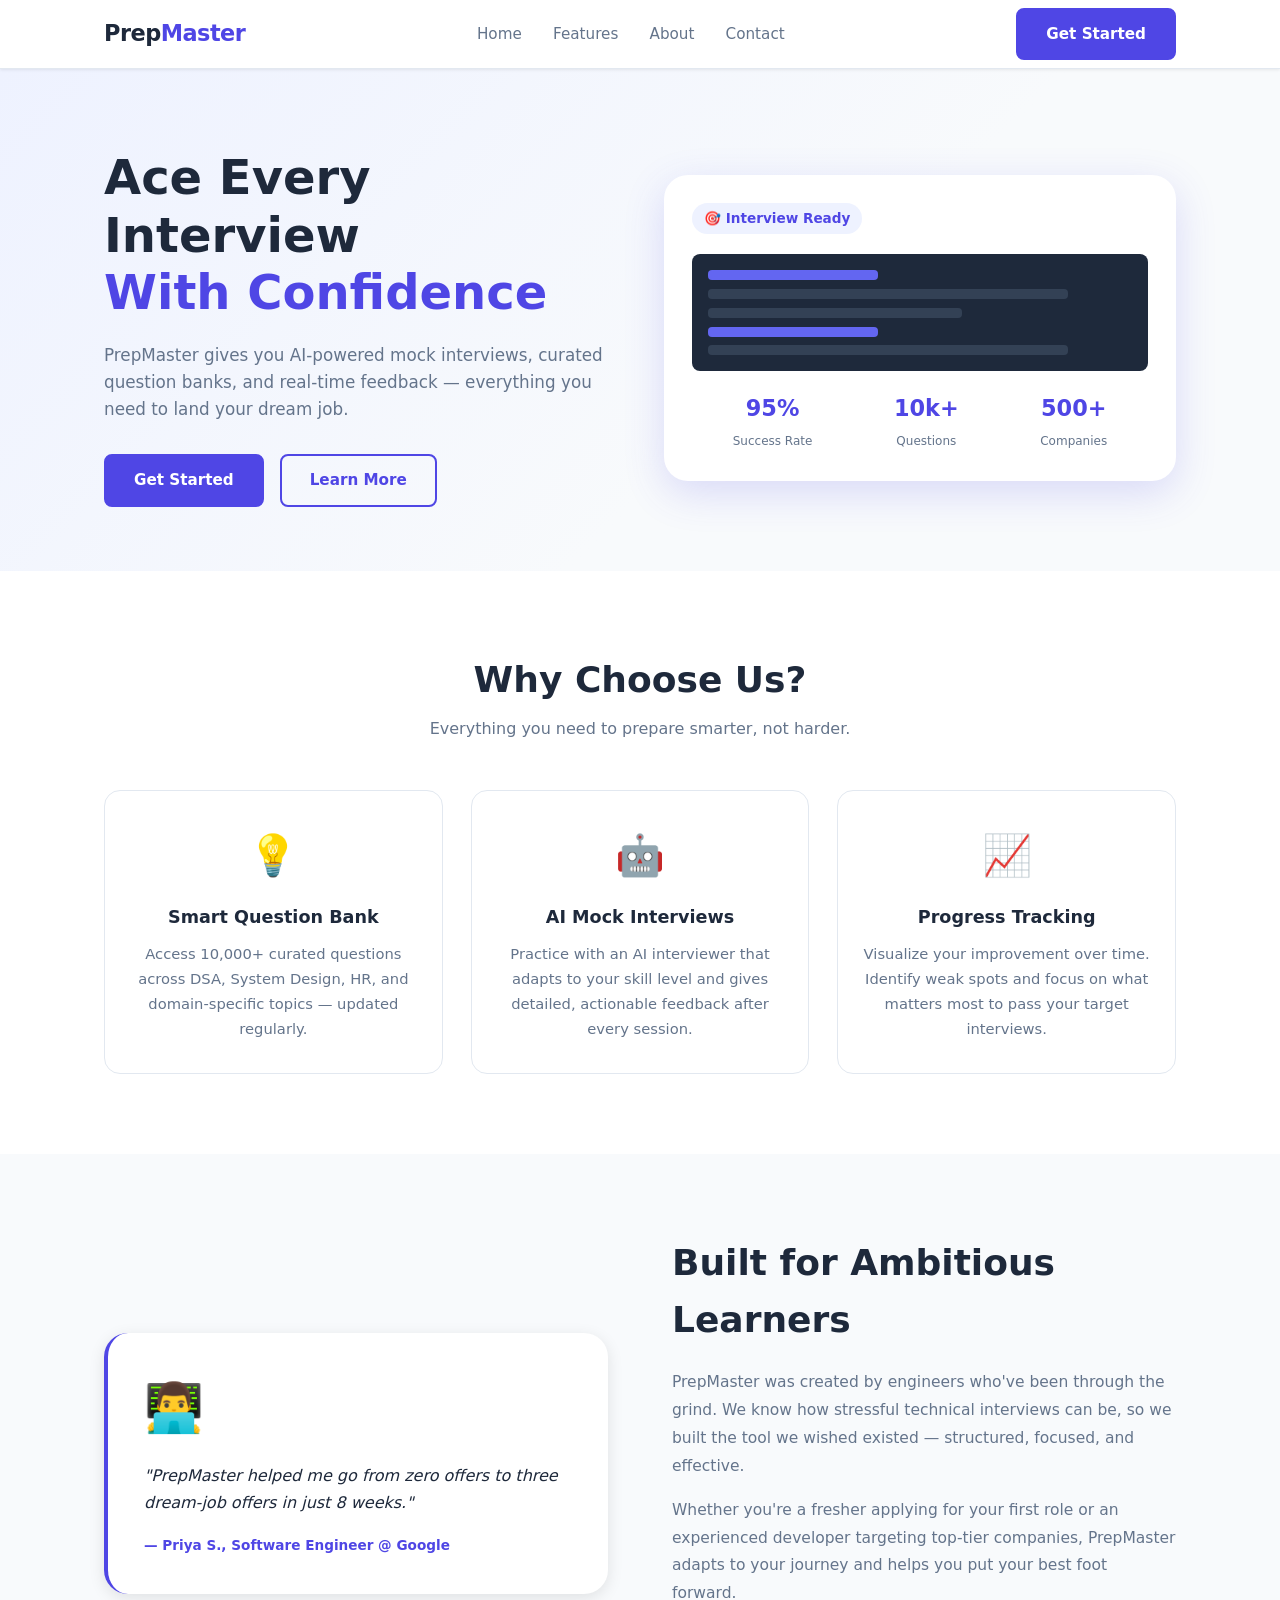
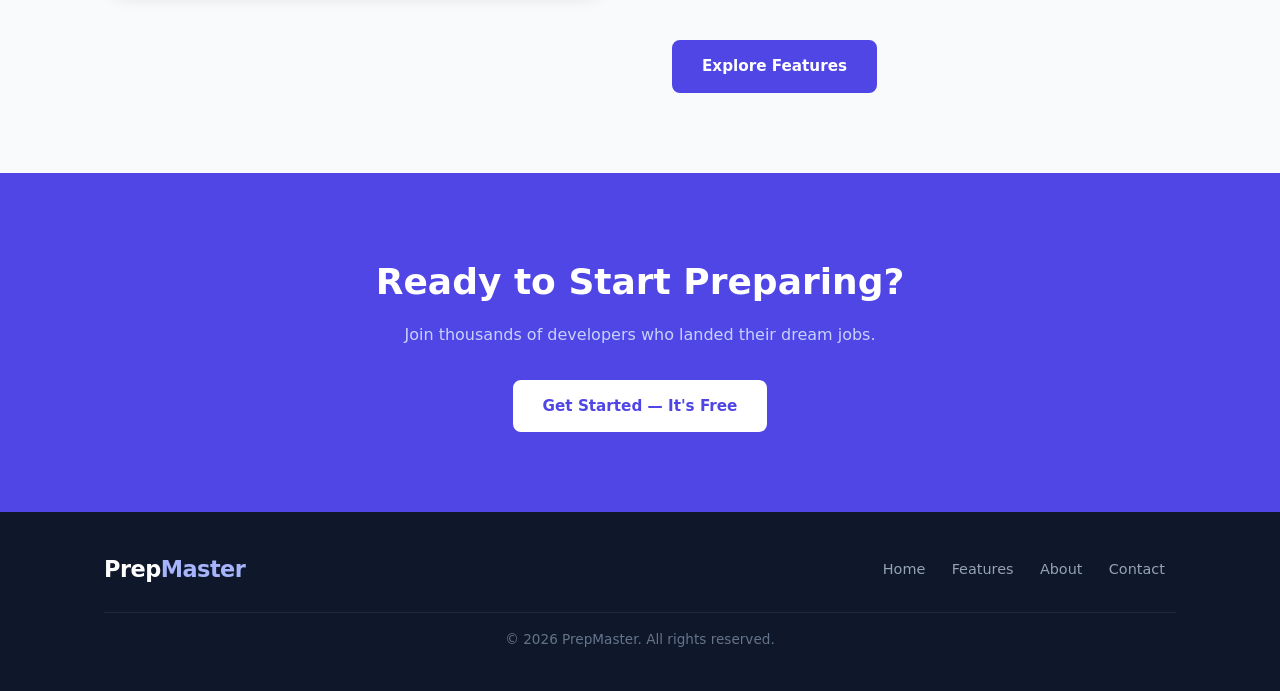
<file: Week 1/landing-page/index.html>
<!DOCTYPE html>
<html lang="en">
<head>
  <meta charset="UTF-8" />
  <meta name="viewport" content="width=device-width, initial-scale=1.0" />
  <title>PrepMaster – Ace Every Interview</title>
  <link rel="stylesheet" href="style.css" />
</head>
<body>

  <!-- ===== HEADER ===== -->
  <header class="header">
    <div class="container header__inner">

      <!-- Logo -->
      <a href="#home" class="logo">Prep<span>Master</span></a>

      <!-- Desktop nav -->
      <nav class="nav" id="nav">
        <ul class="nav__list">
          <li><a class="nav__link" href="#home">Home</a></li>
          <li><a class="nav__link" href="#features">Features</a></li>
          <li><a class="nav__link" href="#about">About</a></li>
          <li><a class="nav__link" href="#contact">Contact</a></li>
        </ul>
      </nav>

      <!-- CTA button (desktop) -->
      <a href="#home" class="btn btn--primary nav__cta">Get Started</a>

      <!-- Hamburger button (mobile) -->
      <button class="hamburger" id="hamburger" aria-label="Toggle navigation" aria-expanded="false">
        <span class="hamburger__bar"></span>
        <span class="hamburger__bar"></span>
        <span class="hamburger__bar"></span>
      </button>

    </div>

    <!-- Mobile nav (hidden by default) -->
    <div class="mobile-nav" id="mobileNav">
      <ul class="mobile-nav__list">
        <li><a class="mobile-nav__link" href="#home">Home</a></li>
        <li><a class="mobile-nav__link" href="#features">Features</a></li>
        <li><a class="mobile-nav__link" href="#about">About</a></li>
        <li><a class="mobile-nav__link" href="#contact">Contact</a></li>
        <li><a class="btn btn--primary mobile-nav__cta" href="#home">Get Started</a></li>
      </ul>
    </div>
  </header>

  <main>

    <!-- ===== HERO SECTION ===== -->
    <section class="hero" id="home">
      <div class="container hero__inner">

        <!-- Text content -->
        <div class="hero__content">
          <h1 class="hero__heading">
            Ace Every Interview<br />
            <span>With Confidence</span>
          </h1>
          <p class="hero__description">
            PrepMaster gives you AI-powered mock interviews, curated question banks,
            and real-time feedback — everything you need to land your dream job.
          </p>
          <div class="hero__actions">
            <a href="#features" class="btn btn--primary">Get Started</a>
            <a href="#about" class="btn btn--secondary">Learn More</a>
          </div>
        </div>

        <!-- Illustration card -->
        <div class="hero__illustration" aria-hidden="true">
          <div class="card-illustration">
            <div class="card-illustration__badge">🎯 Interview Ready</div>
            <div class="card-illustration__screen">
              <div class="code-line code-line--short"></div>
              <div class="code-line code-line--long"></div>
              <div class="code-line code-line--medium"></div>
              <div class="code-line code-line--short"></div>
              <div class="code-line code-line--long"></div>
            </div>
            <div class="card-illustration__stats">
              <div class="stat">
                <span class="stat__number">95%</span>
                <span class="stat__label">Success Rate</span>
              </div>
              <div class="stat">
                <span class="stat__number">10k+</span>
                <span class="stat__label">Questions</span>
              </div>
              <div class="stat">
                <span class="stat__number">500+</span>
                <span class="stat__label">Companies</span>
              </div>
            </div>
          </div>
        </div>

      </div>
    </section>

    <!-- ===== FEATURES SECTION ===== -->
    <section class="features" id="features">
      <div class="container">
        <h2 class="section__heading">Why Choose Us?</h2>
        <p class="section__subheading">
          Everything you need to prepare smarter, not harder.
        </p>

        <div class="features__grid">

          <!-- Card 1 -->
          <div class="feature-card">
            <div class="feature-card__icon" aria-hidden="true">💡</div>
            <h3 class="feature-card__title">Smart Question Bank</h3>
            <p class="feature-card__desc">
              Access 10,000+ curated questions across DSA, System Design, HR,
              and domain-specific topics — updated regularly.
            </p>
          </div>

          <!-- Card 2 -->
          <div class="feature-card">
            <div class="feature-card__icon" aria-hidden="true">🤖</div>
            <h3 class="feature-card__title">AI Mock Interviews</h3>
            <p class="feature-card__desc">
              Practice with an AI interviewer that adapts to your skill level
              and gives detailed, actionable feedback after every session.
            </p>
          </div>

          <!-- Card 3 -->
          <div class="feature-card">
            <div class="feature-card__icon" aria-hidden="true">📈</div>
            <h3 class="feature-card__title">Progress Tracking</h3>
            <p class="feature-card__desc">
              Visualize your improvement over time. Identify weak spots and
              focus on what matters most to pass your target interviews.
            </p>
          </div>

        </div>
      </div>
    </section>

    <!-- ===== ABOUT SECTION ===== -->
    <section class="about" id="about">
      <div class="container about__inner">

        <!-- Illustration placeholder -->
        <div class="about__illustration" aria-hidden="true">
          <div class="about-card">
            <div class="about-card__avatar">👨‍💻</div>
            <p class="about-card__quote">
              "PrepMaster helped me go from zero offers to three dream-job offers
              in just 8 weeks."
            </p>
            <span class="about-card__author">— Priya S., Software Engineer @ Google</span>
          </div>
        </div>

        <!-- Text -->
        <div class="about__content">
          <h2 class="section__heading">Built for Ambitious Learners</h2>
          <p class="about__text">
            PrepMaster was created by engineers who've been through the grind.
            We know how stressful technical interviews can be, so we built the
            tool we wished existed — structured, focused, and effective.
          </p>
          <p class="about__text">
            Whether you're a fresher applying for your first role or an experienced
            developer targeting top-tier companies, PrepMaster adapts to your
            journey and helps you put your best foot forward.
          </p>
          <a href="#features" class="btn btn--primary">Explore Features</a>
        </div>

      </div>
    </section>

    <!-- ===== CONTACT / CTA SECTION ===== -->
    <section class="cta" id="contact">
      <div class="container cta__inner">
        <h2 class="cta__heading">Ready to Start Preparing?</h2>
        <p class="cta__subtext">Join thousands of developers who landed their dream jobs.</p>
        <a href="#home" class="btn btn--white">Get Started — It's Free</a>
      </div>
    </section>

  </main>

  <!-- ===== FOOTER ===== -->
  <footer class="footer">
    <div class="container footer__inner">

      <a href="#home" class="logo logo--light">Prep<span>Master</span></a>

      <nav class="footer__nav" aria-label="Footer navigation">
        <a class="footer__link" href="#home">Home</a>
        <a class="footer__link" href="#features">Features</a>
        <a class="footer__link" href="#about">About</a>
        <a class="footer__link" href="#contact">Contact</a>
      </nav>

      <p class="footer__copy">&copy; 2026 PrepMaster. All rights reserved.</p>

    </div>
  </footer>

  <script src="script.js"></script>
</body>
</html>
</file>
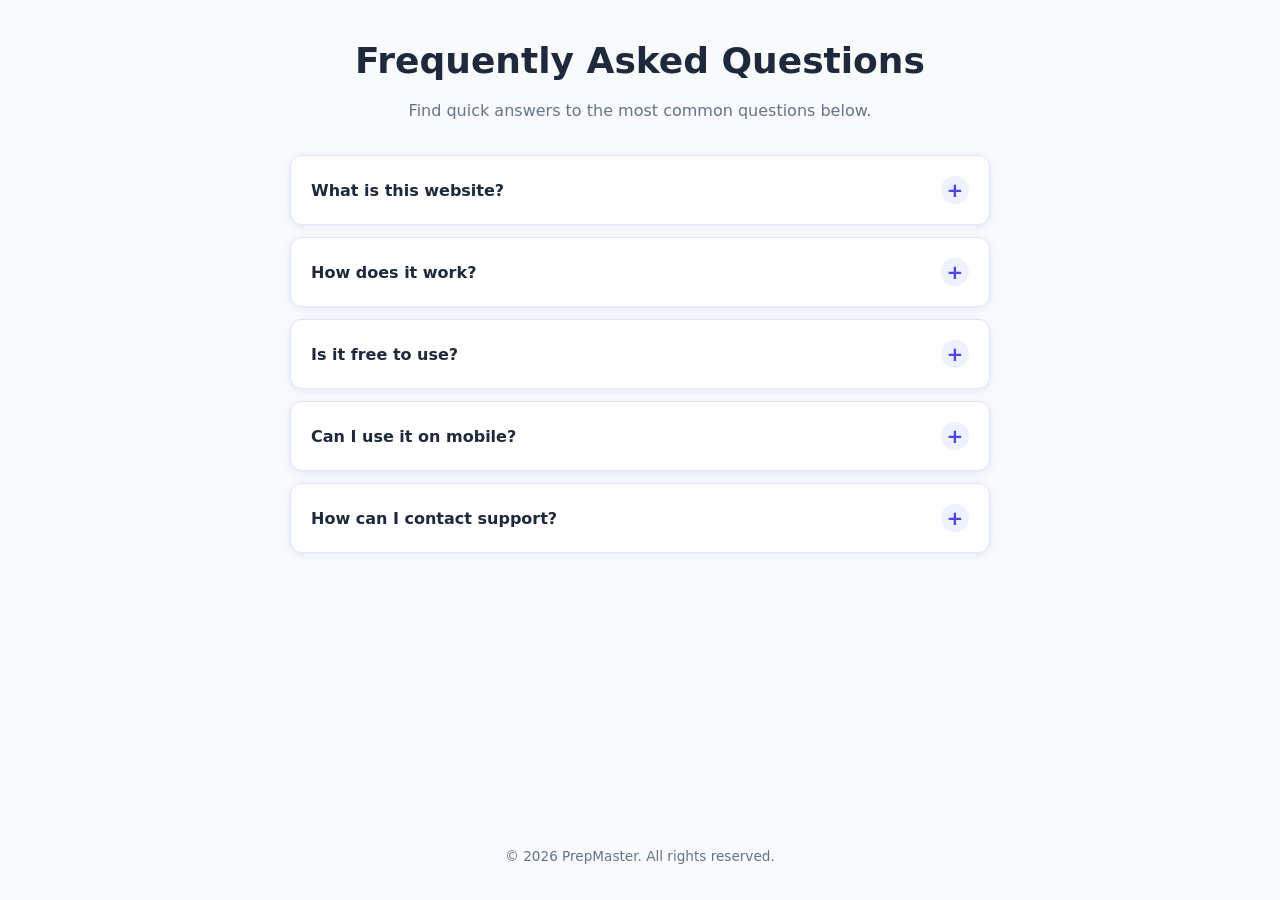
<file: Week 2/interactive-accordion/index.html>
<!DOCTYPE html>
<html lang="en">
<head>
  <meta charset="UTF-8" />
  <meta name="viewport" content="width=device-width, initial-scale=1.0" />
  <title>FAQ – Interactive Accordion</title>
  <link rel="stylesheet" href="style.css" />

  <!-- Fallback: show answers when JavaScript is disabled -->
  <noscript>
    <style>
      .accordion__body { display: block !important; max-height: none !important; }
      .accordion__icon { display: none; }
    </style>
  </noscript>
</head>
<body>

  <div class="page-wrapper">

    <!-- ===== Page Header ===== -->
    <header class="page-header">
      <h1 class="page-header__title">Frequently Asked Questions</h1>
      <p class="page-header__subtitle">
        Find quick answers to the most common questions below.
      </p>
    </header>

    <!-- ===== Accordion ===== -->
    <main>
      <section
        class="accordion"
        id="faq"
        aria-label="Frequently Asked Questions"
      >

        <!-- Item 1 -->
        <div class="accordion__item">
          <h2 class="accordion__heading">
            <button
              class="accordion__trigger"
              id="btn-1"
              aria-expanded="false"
              aria-controls="panel-1"
            >
              <span class="accordion__question">What is this website?</span>
              <span class="accordion__icon" aria-hidden="true">+</span>
            </button>
          </h2>
          <div
            class="accordion__body"
            id="panel-1"
            role="region"
            aria-labelledby="btn-1"
          >
            <p class="accordion__answer">
              This is PrepMaster — a free interview preparation platform built for
              students and developers. It offers curated question banks, AI-powered
              mock interview sessions, and progress tracking tools to help you land
              your dream job faster.
            </p>
          </div>
        </div>

        <!-- Item 2 -->
        <div class="accordion__item">
          <h2 class="accordion__heading">
            <button
              class="accordion__trigger"
              id="btn-2"
              aria-expanded="false"
              aria-controls="panel-2"
            >
              <span class="accordion__question">How does it work?</span>
              <span class="accordion__icon" aria-hidden="true">+</span>
            </button>
          </h2>
          <div
            class="accordion__body"
            id="panel-2"
            role="region"
            aria-labelledby="btn-2"
          >
            <p class="accordion__answer">
              Simply create a free account and choose your target role or company.
              The platform will generate a personalised study plan for you. You can
              then practice questions, take AI mock interviews, and review detailed
              feedback — all in one place, at your own pace.
            </p>
          </div>
        </div>

        <!-- Item 3 -->
        <div class="accordion__item">
          <h2 class="accordion__heading">
            <button
              class="accordion__trigger"
              id="btn-3"
              aria-expanded="false"
              aria-controls="panel-3"
            >
              <span class="accordion__question">Is it free to use?</span>
              <span class="accordion__icon" aria-hidden="true">+</span>
            </button>
          </h2>
          <div
            class="accordion__body"
            id="panel-3"
            role="region"
            aria-labelledby="btn-3"
          >
            <p class="accordion__answer">
              Yes — the core features of PrepMaster are completely free. This
              includes access to 500+ practice questions, basic progress tracking,
              and one AI mock interview session per week. A premium plan is
              available for users who want unlimited sessions and advanced analytics.
            </p>
          </div>
        </div>

        <!-- Item 4 -->
        <div class="accordion__item">
          <h2 class="accordion__heading">
            <button
              class="accordion__trigger"
              id="btn-4"
              aria-expanded="false"
              aria-controls="panel-4"
            >
              <span class="accordion__question">Can I use it on mobile?</span>
              <span class="accordion__icon" aria-hidden="true">+</span>
            </button>
          </h2>
          <div
            class="accordion__body"
            id="panel-4"
            role="region"
            aria-labelledby="btn-4"
          >
            <p class="accordion__answer">
              Absolutely. PrepMaster is fully responsive and works seamlessly on
              smartphones, tablets, and desktops. The interface is touch-friendly
              and optimised for smaller screens, so you can practise on the go
              without any issues.
            </p>
          </div>
        </div>

        <!-- Item 5 -->
        <div class="accordion__item">
          <h2 class="accordion__heading">
            <button
              class="accordion__trigger"
              id="btn-5"
              aria-expanded="false"
              aria-controls="panel-5"
            >
              <span class="accordion__question">How can I contact support?</span>
              <span class="accordion__icon" aria-hidden="true">+</span>
            </button>
          </h2>
          <div
            class="accordion__body"
            id="panel-5"
            role="region"
            aria-labelledby="btn-5"
          >
            <p class="accordion__answer">
              You can reach our support team by emailing
              <strong>support@prepmaster.io</strong>. We typically respond within
              24 hours on business days. You can also use the live chat button on
              the bottom-right corner of the page, or visit our Help Center for
              self-service articles and guides.
            </p>
          </div>
        </div>

      </section>
    </main>

    <!-- ===== Footer ===== -->
    <footer class="page-footer">
      <p>&copy; 2026 PrepMaster. All rights reserved.</p>
    </footer>

  </div><!-- /page-wrapper -->

  <script src="script.js"></script>
</body>
</html>
</file>
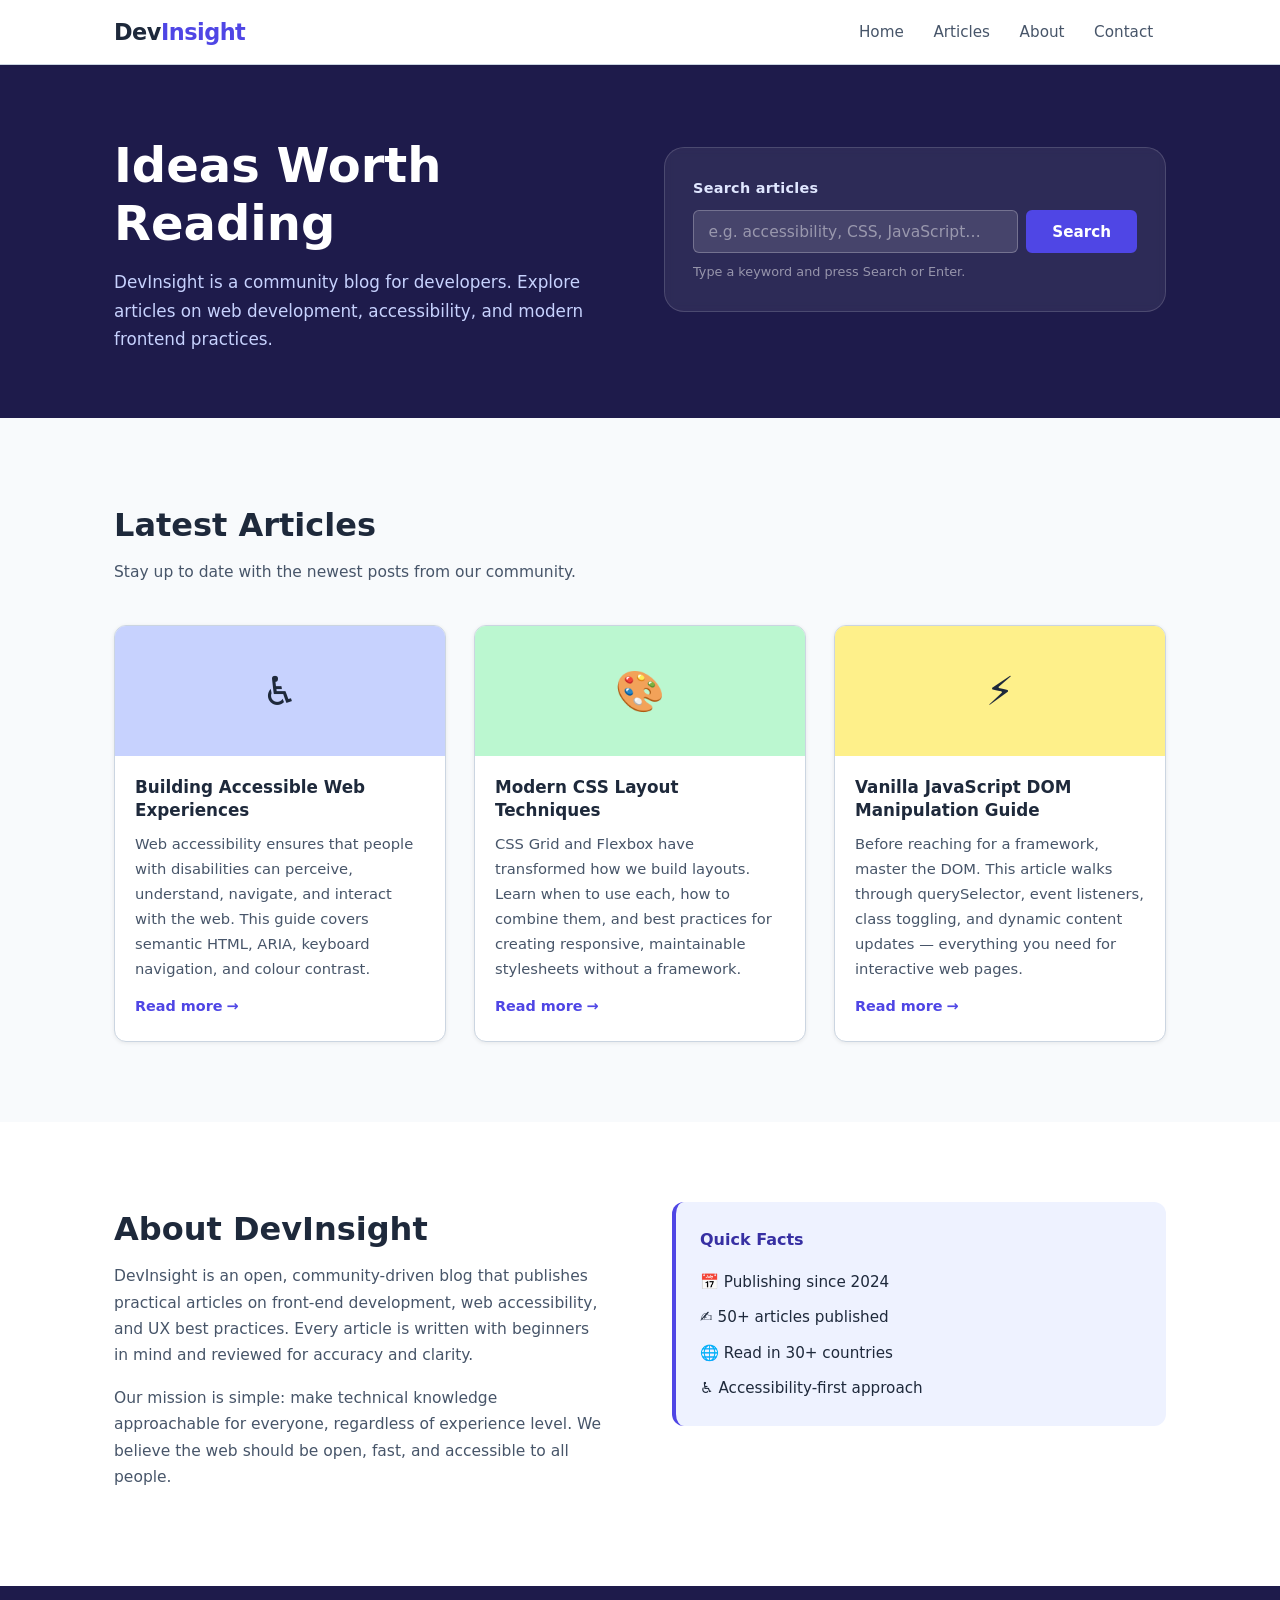
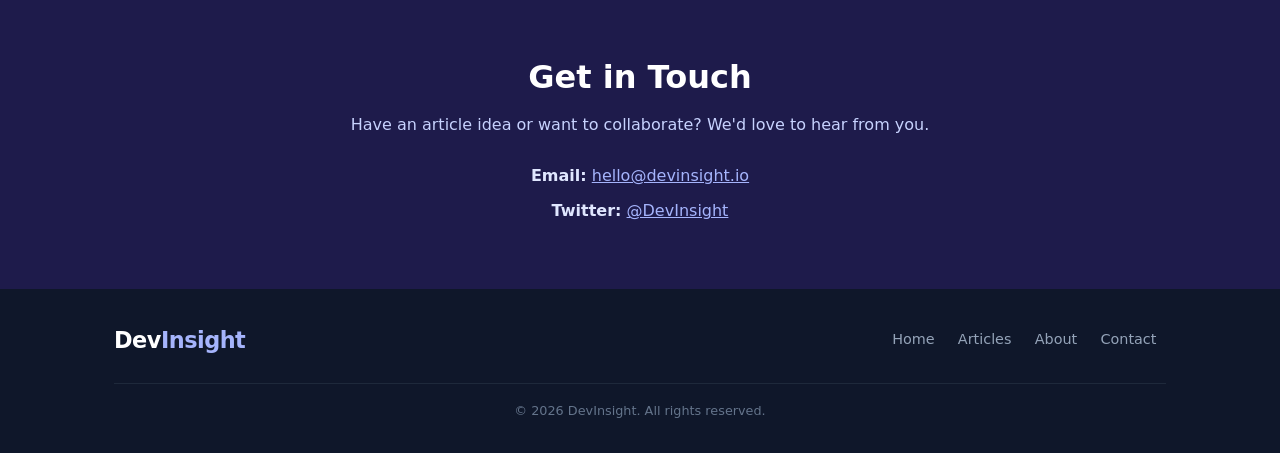
<file: Week 3/accessible-blog/index.html>
<!DOCTYPE html>
<html lang="en">
<head>
  <meta charset="UTF-8" />
  <meta name="viewport" content="width=device-width, initial-scale=1.0" />
  <title>DevInsight – Accessible Blog &amp; Information Portal</title>
  <link rel="stylesheet" href="style.css" />
</head>
<body>

  <!-- =====================================================
       SKIP LINK
       Becomes visible on keyboard focus so users can jump
       past the header directly to main content.
       ===================================================== -->
  <a class="skip-link" href="#main-content">Skip to main content</a>

  <!-- =====================================================
       HEADER
       ===================================================== -->
  <header class="header" role="banner">
    <div class="container header__inner">

      <!-- Logo -->
      <a href="#home" class="logo" aria-label="DevInsight – home">
        Dev<span aria-hidden="true">Insight</span>
      </a>

      <!-- Desktop navigation -->
      <nav class="nav" id="primary-nav" aria-label="Primary navigation">
        <ul class="nav__list" role="list">
          <li><a class="nav__link" href="#home">Home</a></li>
          <li><a class="nav__link" href="#articles">Articles</a></li>
          <li><a class="nav__link" href="#about">About</a></li>
          <li><a class="nav__link" href="#contact">Contact</a></li>
        </ul>
      </nav>

      <!-- Hamburger button (visible on mobile) -->
      <button
        class="hamburger"
        id="hamburger"
        aria-expanded="false"
        aria-controls="mobile-menu"
        aria-label="Open navigation menu"
      >
        <!-- Three bars drawn with spans so no text content is needed -->
        <span class="hamburger__bar" aria-hidden="true"></span>
        <span class="hamburger__bar" aria-hidden="true"></span>
        <span class="hamburger__bar" aria-hidden="true"></span>
      </button>

    </div>

    <!-- Mobile navigation menu (hidden by default) -->
    <nav
      class="mobile-menu"
      id="mobile-menu"
      aria-label="Mobile navigation"
      hidden
    >
      <ul class="mobile-menu__list" role="list">
        <li><a class="mobile-menu__link" href="#home">Home</a></li>
        <li><a class="mobile-menu__link" href="#articles">Articles</a></li>
        <li><a class="mobile-menu__link" href="#about">About</a></li>
        <li><a class="mobile-menu__link" href="#contact">Contact</a></li>
      </ul>
    </nav>
  </header>

  <!-- =====================================================
       MAIN CONTENT
       id="main-content" is the skip-link target
       ===================================================== -->
  <main id="main-content">

    <!-- ===== HERO / SEARCH SECTION ===== -->
    <section class="hero" id="home" aria-labelledby="hero-heading">
      <div class="container hero__inner">

        <div class="hero__text">
          <h1 class="hero__heading" id="hero-heading">
            Ideas Worth Reading
          </h1>
          <p class="hero__description">
            DevInsight is a community blog for developers. Explore articles on
            web development, accessibility, and modern frontend practices.
          </p>
        </div>

        <!-- Search form -->
        <div class="hero__search">
          <form
            class="search-form"
            role="search"
            aria-label="Search articles"
            onsubmit="return false"
          >
            <!-- Visible label — not placeholder-only -->
            <label class="search-form__label" for="search">
              Search articles
            </label>
            <div class="search-form__row">
              <input
                class="search-form__input"
                type="search"
                id="search"
                name="search"
                placeholder="e.g. accessibility, CSS, JavaScript…"
                autocomplete="off"
                aria-describedby="search-hint"
              />
              <button class="btn btn--primary search-form__btn" type="submit" id="search-btn">
                Search
              </button>
            </div>
            <p class="search-form__hint" id="search-hint">
              Type a keyword and press Search or Enter.
            </p>
          </form>

          <!-- Live region: announces search results to screen readers -->
          <p
            class="search-status"
            id="search-status"
            aria-live="polite"
            aria-atomic="true"
          ></p>
        </div>

      </div>
    </section>

    <!-- ===== ARTICLES SECTION ===== -->
    <section class="articles-section" id="articles" aria-labelledby="articles-heading">
      <div class="container">

        <h2 class="section__heading" id="articles-heading">Latest Articles</h2>
        <p class="section__subheading">Stay up to date with the newest posts from our community.</p>

        <!-- Article grid -->
        <div class="articles-grid" id="articles-grid">

          <!-- Article 1 -->
          <article
            class="article-card"
            data-tags="accessibility html aria wcag screen reader"
            aria-label="Article: Building Accessible Web Experiences"
          >
            <!-- Decorative colour block instead of a real image -->
            <div class="article-card__img" aria-hidden="true" style="background:#c7d2fe;">
              <span aria-hidden="true" style="font-size:2.5rem;">♿</span>
            </div>
            <div class="article-card__body">
              <h3 class="article-card__title">Building Accessible Web Experiences</h3>
              <p class="article-card__desc">
                Web accessibility ensures that people with disabilities can perceive,
                understand, navigate, and interact with the web. This guide covers
                semantic HTML, ARIA, keyboard navigation, and colour contrast.
              </p>
              <a
                class="article-card__link"
                href="#articles"
                aria-label="Read more about Building Accessible Web Experiences"
              >Read more <span aria-hidden="true">→</span></a>
            </div>
          </article>

          <!-- Article 2 -->
          <article
            class="article-card"
            data-tags="css flexbox grid layout responsive design"
            aria-label="Article: Modern CSS Layout Techniques"
          >
            <div class="article-card__img" aria-hidden="true" style="background:#bbf7d0;">
              <span aria-hidden="true" style="font-size:2.5rem;">🎨</span>
            </div>
            <div class="article-card__body">
              <h3 class="article-card__title">Modern CSS Layout Techniques</h3>
              <p class="article-card__desc">
                CSS Grid and Flexbox have transformed how we build layouts. Learn
                when to use each, how to combine them, and best practices for
                creating responsive, maintainable stylesheets without a framework.
              </p>
              <a
                class="article-card__link"
                href="#articles"
                aria-label="Read more about Modern CSS Layout Techniques"
              >Read more <span aria-hidden="true">→</span></a>
            </div>
          </article>

          <!-- Article 3 -->
          <article
            class="article-card"
            data-tags="javascript dom events async fetch api vanilla"
            aria-label="Article: Vanilla JavaScript DOM Manipulation Guide"
          >
            <div class="article-card__img" aria-hidden="true" style="background:#fef08a;">
              <span aria-hidden="true" style="font-size:2.5rem;">⚡</span>
            </div>
            <div class="article-card__body">
              <h3 class="article-card__title">Vanilla JavaScript DOM Manipulation Guide</h3>
              <p class="article-card__desc">
                Before reaching for a framework, master the DOM. This article walks
                through querySelector, event listeners, class toggling, and dynamic
                content updates — everything you need for interactive web pages.
              </p>
              <a
                class="article-card__link"
                href="#articles"
                aria-label="Read more about Vanilla JavaScript DOM Manipulation Guide"
              >Read more <span aria-hidden="true">→</span></a>
            </div>
          </article>

        </div><!-- /articles-grid -->

        <!-- "No results" message (hidden by default) -->
        <p class="no-results" id="no-results" hidden>
          😕 No articles matched your search. Try a different keyword.
        </p>

      </div>
    </section>

    <!-- ===== ABOUT SECTION ===== -->
    <section class="about-section" id="about" aria-labelledby="about-heading">
      <div class="container about__inner">

        <div class="about__content">
          <h2 class="section__heading" id="about-heading">About DevInsight</h2>
          <p class="about__text">
            DevInsight is an open, community-driven blog that publishes practical
            articles on front-end development, web accessibility, and UX best
            practices. Every article is written with beginners in mind and reviewed
            for accuracy and clarity.
          </p>
          <p class="about__text">
            Our mission is simple: make technical knowledge approachable for
            everyone, regardless of experience level. We believe the web should
            be open, fast, and accessible to all people.
          </p>
        </div>

        <!-- Aside: quick facts (semantic aside inside section) -->
        <aside class="about__aside" aria-label="Quick facts about DevInsight">
          <h3 class="about__aside-heading">Quick Facts</h3>
          <ul class="about__facts" role="list">
            <li>📅 Publishing since 2024</li>
            <li>✍️  50+ articles published</li>
            <li>🌐 Read in 30+ countries</li>
            <li>♿ Accessibility-first approach</li>
          </ul>
        </aside>

      </div>
    </section>

    <!-- ===== CONTACT SECTION ===== -->
    <section class="contact-section" id="contact" aria-labelledby="contact-heading">
      <div class="container contact__inner">
        <h2 class="section__heading contact__heading" id="contact-heading">Get in Touch</h2>
        <p class="contact__text">
          Have an article idea or want to collaborate? We'd love to hear from you.
        </p>
        <address class="contact__details">
          <p>
            <strong>Email:</strong>
            <a class="contact__link" href="mailto:hello@devinsight.io">hello@devinsight.io</a>
          </p>
          <p>
            <strong>Twitter:</strong>
            <a class="contact__link" href="#contact" aria-label="DevInsight on Twitter">@DevInsight</a>
          </p>
        </address>
      </div>
    </section>

  </main>

  <!-- =====================================================
       FOOTER
       ===================================================== -->
  <footer class="footer" role="contentinfo">
    <div class="container footer__inner">

      <a class="logo logo--light" href="#home" aria-label="DevInsight – home">
        Dev<span aria-hidden="true">Insight</span>
      </a>

      <nav class="footer__nav" aria-label="Footer navigation">
        <a class="footer__link" href="#home">Home</a>
        <a class="footer__link" href="#articles">Articles</a>
        <a class="footer__link" href="#about">About</a>
        <a class="footer__link" href="#contact">Contact</a>
      </nav>

      <p class="footer__copy">
        &copy; 2026 DevInsight. All rights reserved.
      </p>

    </div>
  </footer>

  <script src="script.js"></script>
</body>
</html>
</file>
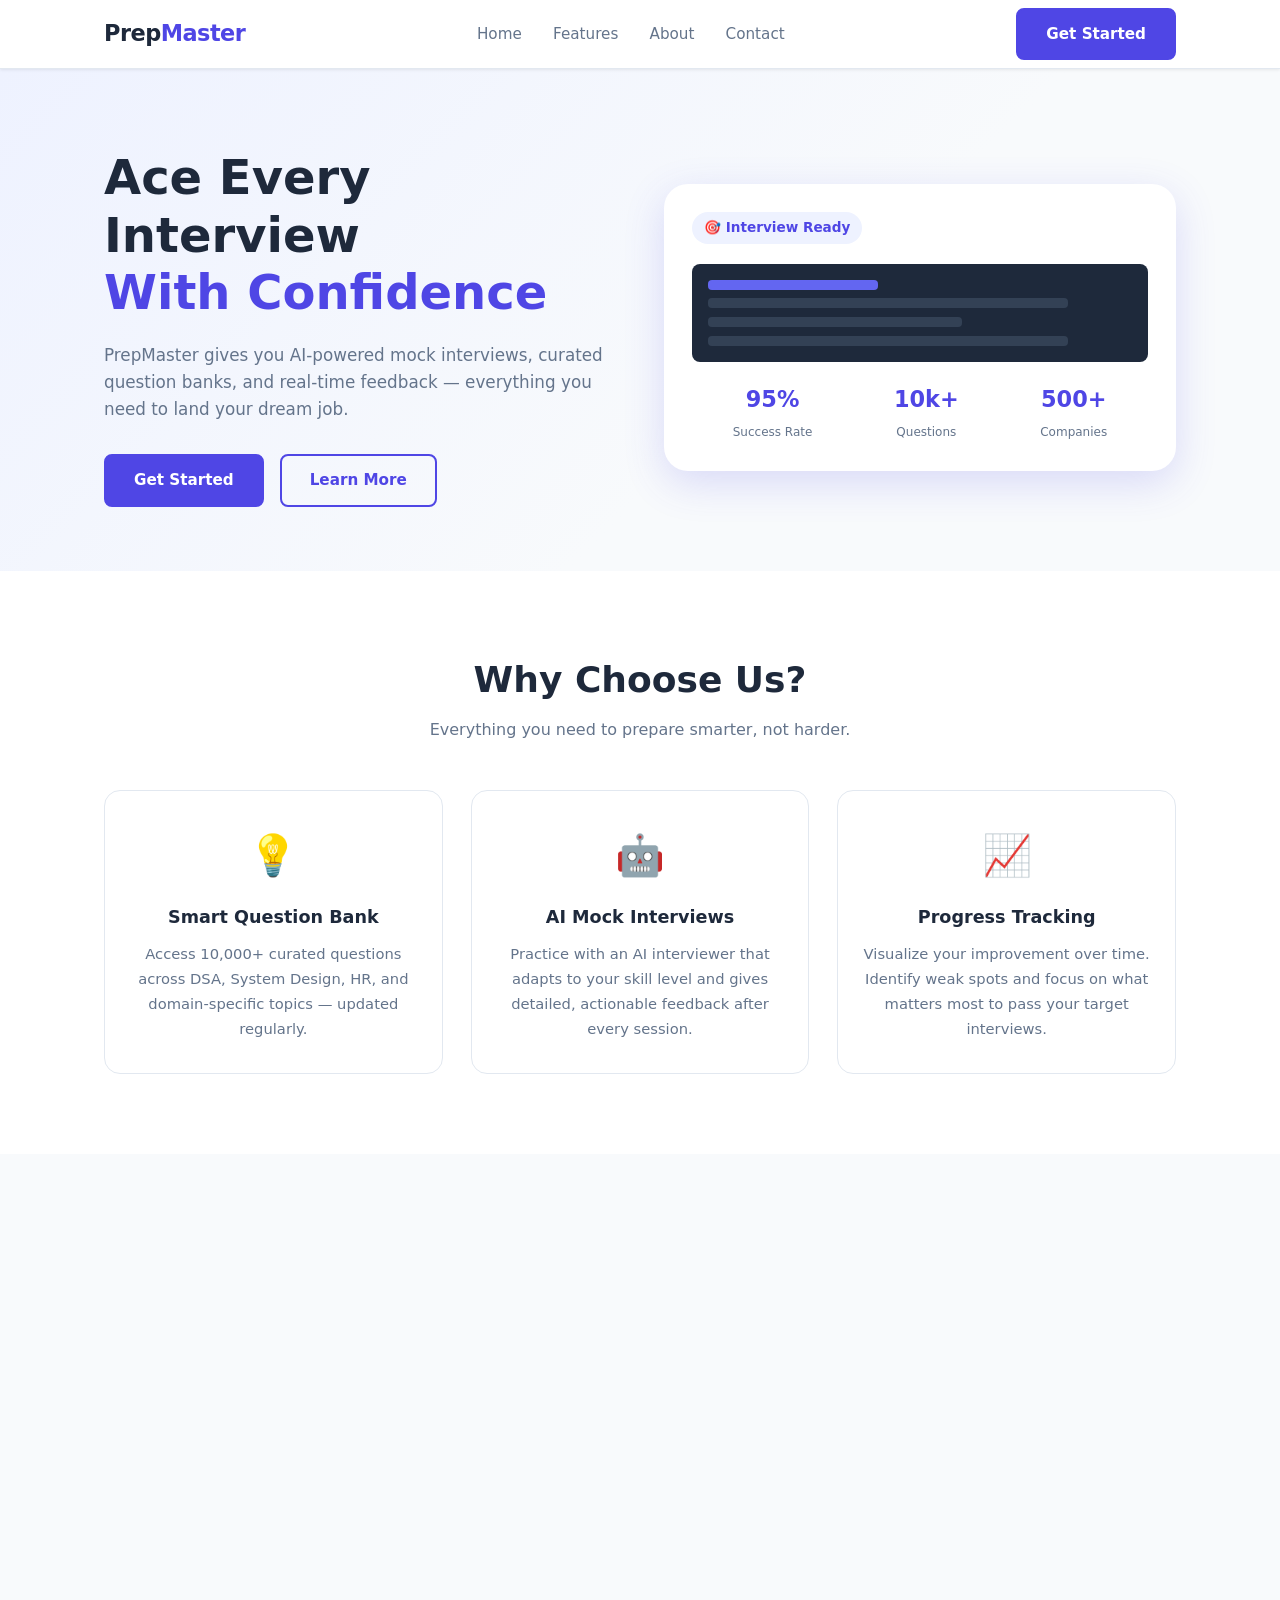
<file: Week 4/landing-page/index.html>
<!DOCTYPE html>
<html lang="en">
<head>
  <meta charset="UTF-8" />
  <meta name="viewport" content="width=device-width, initial-scale=1.0" />

  <!-- PERF OPT 1: Descriptive title + meta description (improves SEO score in Lighthouse) -->
  <title>PrepMaster – Ace Every Interview</title>
  <meta name="description" content="PrepMaster gives you AI-powered mock interviews, curated question banks, and real-time feedback to help you land your dream job." />

  <!-- PERF OPT 2: theme-color (Best Practices score) -->
  <meta name="theme-color" content="#4f46e5" />

  <!--
    PERF OPT 3: Preload the stylesheet so the browser fetches it with high
    priority before the parser reaches the <link> tag.
    The second <link> is the actual stylesheet — together they eliminate
    a render-blocking round-trip on slower connections.
  -->
  <link rel="preload" href="style.css" as="style" />
  <link rel="stylesheet" href="style.css" />

  <!--
    PERF OPT 4: No external fonts are loaded (we use system-ui stack).
    Removing a hypothetical Google Fonts import would save 300-500 ms
    of render-blocking network time.
  -->
</head>
<body>

  <!-- ===== HEADER ===== -->
  <header class="header">
    <div class="container header__inner">

      <a href="#home" class="logo">Prep<span>Master</span></a>

      <nav class="nav" id="nav" aria-label="Primary navigation">
        <ul class="nav__list">
          <li><a class="nav__link" href="#home">Home</a></li>
          <li><a class="nav__link" href="#features">Features</a></li>
          <li><a class="nav__link" href="#about">About</a></li>
          <li><a class="nav__link" href="#contact">Contact</a></li>
        </ul>
      </nav>

      <a href="#home" class="btn btn--primary nav__cta">Get Started</a>

      <button
        class="hamburger"
        id="hamburger"
        aria-label="Toggle navigation"
        aria-expanded="false"
        aria-controls="mobileNav"
      >
        <span class="hamburger__bar"></span>
        <span class="hamburger__bar"></span>
        <span class="hamburger__bar"></span>
      </button>

    </div>

    <div class="mobile-nav" id="mobileNav" role="navigation" aria-label="Mobile navigation">
      <ul class="mobile-nav__list">
        <li><a class="mobile-nav__link" href="#home">Home</a></li>
        <li><a class="mobile-nav__link" href="#features">Features</a></li>
        <li><a class="mobile-nav__link" href="#about">About</a></li>
        <li><a class="mobile-nav__link" href="#contact">Contact</a></li>
        <li><a class="btn btn--primary mobile-nav__cta" href="#home">Get Started</a></li>
      </ul>
    </div>
  </header>

  <main>

    <!-- ===== HERO SECTION ===== -->
    <section class="hero" id="home">
      <div class="container hero__inner">

        <div class="hero__content">
          <h1 class="hero__heading">
            Ace Every Interview<br />
            <span>With Confidence</span>
          </h1>
          <p class="hero__description">
            PrepMaster gives you AI-powered mock interviews, curated question banks,
            and real-time feedback — everything you need to land your dream job.
          </p>
          <div class="hero__actions">
            <a href="#features" class="btn btn--primary">Get Started</a>
            <a href="#about" class="btn btn--secondary">Learn More</a>
          </div>
        </div>

        <!--
          PERF OPT 5: Illustration is pure CSS — no image file to load.
          aria-hidden removes it from the accessibility tree (decorative).
          PERF OPT 6: Removed 1 redundant wrapper div that existed in the
          original (hero__illustration > card-illustration — now just card-illustration).
        -->
        <div class="card-illustration" aria-hidden="true">
          <div class="card-illustration__badge">🎯 Interview Ready</div>
          <div class="card-illustration__screen">
            <!-- PERF OPT 7: Reduced fake code-lines from 5 to 4 (one duplicate removed) -->
            <div class="code-line code-line--short"></div>
            <div class="code-line code-line--long"></div>
            <div class="code-line code-line--medium"></div>
            <div class="code-line code-line--long"></div>
          </div>
          <div class="card-illustration__stats">
            <div class="stat">
              <span class="stat__number">95%</span>
              <span class="stat__label">Success Rate</span>
            </div>
            <div class="stat">
              <span class="stat__number">10k+</span>
              <span class="stat__label">Questions</span>
            </div>
            <div class="stat">
              <span class="stat__number">500+</span>
              <span class="stat__label">Companies</span>
            </div>
          </div>
        </div>

      </div>
    </section>

    <!-- ===== FEATURES SECTION ===== -->
    <!--
      PERF OPT 8: content-visibility: auto is set in CSS for below-fold
      sections — the browser skips rendering them until they scroll into
      view, reducing initial layout work.
    -->
    <section class="features" id="features">
      <div class="container">
        <h2 class="section__heading">Why Choose Us?</h2>
        <p class="section__subheading">Everything you need to prepare smarter, not harder.</p>

        <div class="features__grid">
          <div class="feature-card">
            <div class="feature-card__icon" aria-hidden="true">💡</div>
            <h3 class="feature-card__title">Smart Question Bank</h3>
            <p class="feature-card__desc">
              Access 10,000+ curated questions across DSA, System Design, HR,
              and domain-specific topics — updated regularly.
            </p>
          </div>

          <div class="feature-card">
            <div class="feature-card__icon" aria-hidden="true">🤖</div>
            <h3 class="feature-card__title">AI Mock Interviews</h3>
            <p class="feature-card__desc">
              Practice with an AI interviewer that adapts to your skill level
              and gives detailed, actionable feedback after every session.
            </p>
          </div>

          <div class="feature-card">
            <div class="feature-card__icon" aria-hidden="true">📈</div>
            <h3 class="feature-card__title">Progress Tracking</h3>
            <p class="feature-card__desc">
              Visualize your improvement over time. Identify weak spots and
              focus on what matters most to pass your target interviews.
            </p>
          </div>
        </div>
      </div>
    </section>

    <!-- ===== ABOUT SECTION ===== -->
    <section class="about" id="about">
      <div class="container about__inner">

        <div class="about-card" aria-hidden="true">
          <div class="about-card__avatar">👨‍💻</div>
          <p class="about-card__quote">
            "PrepMaster helped me go from zero offers to three dream-job offers
            in just 8 weeks."
          </p>
          <span class="about-card__author">— Priya S., Software Engineer @ Google</span>
        </div>

        <div class="about__content">
          <h2 class="section__heading">Built for Ambitious Learners</h2>
          <p class="about__text">
            PrepMaster was created by engineers who've been through the grind.
            We know how stressful technical interviews can be, so we built the
            tool we wished existed — structured, focused, and effective.
          </p>
          <p class="about__text">
            Whether you're a fresher applying for your first role or an experienced
            developer targeting top-tier companies, PrepMaster adapts to your
            journey and helps you put your best foot forward.
          </p>
          <a href="#features" class="btn btn--primary">Explore Features</a>
        </div>

      </div>
    </section>

    <!-- ===== CTA / CONTACT SECTION ===== -->
    <section class="cta" id="contact">
      <div class="container cta__inner">
        <h2 class="cta__heading">Ready to Start Preparing?</h2>
        <p class="cta__subtext">Join thousands of developers who landed their dream jobs.</p>
        <a href="#home" class="btn btn--white">Get Started — It's Free</a>
      </div>
    </section>

  </main>

  <!-- ===== FOOTER ===== -->
  <footer class="footer">
    <div class="container footer__inner">

      <a href="#home" class="logo logo--light">Prep<span>Master</span></a>

      <nav class="footer__nav" aria-label="Footer navigation">
        <a class="footer__link" href="#home">Home</a>
        <a class="footer__link" href="#features">Features</a>
        <a class="footer__link" href="#about">About</a>
        <a class="footer__link" href="#contact">Contact</a>
      </nav>

      <p class="footer__copy">&copy; 2026 PrepMaster. All rights reserved.</p>

    </div>
  </footer>

  <!--
    PERF OPT 9: defer moves script execution to after HTML parsing is
    complete, removing it from the critical rendering path.
    Original: <script src="script.js"></script>  (blocking)
    Optimized: <script src="script.js" defer></script>  (non-blocking)
  -->
  <script src="script.js" defer></script>
</body>
</html>
</file>
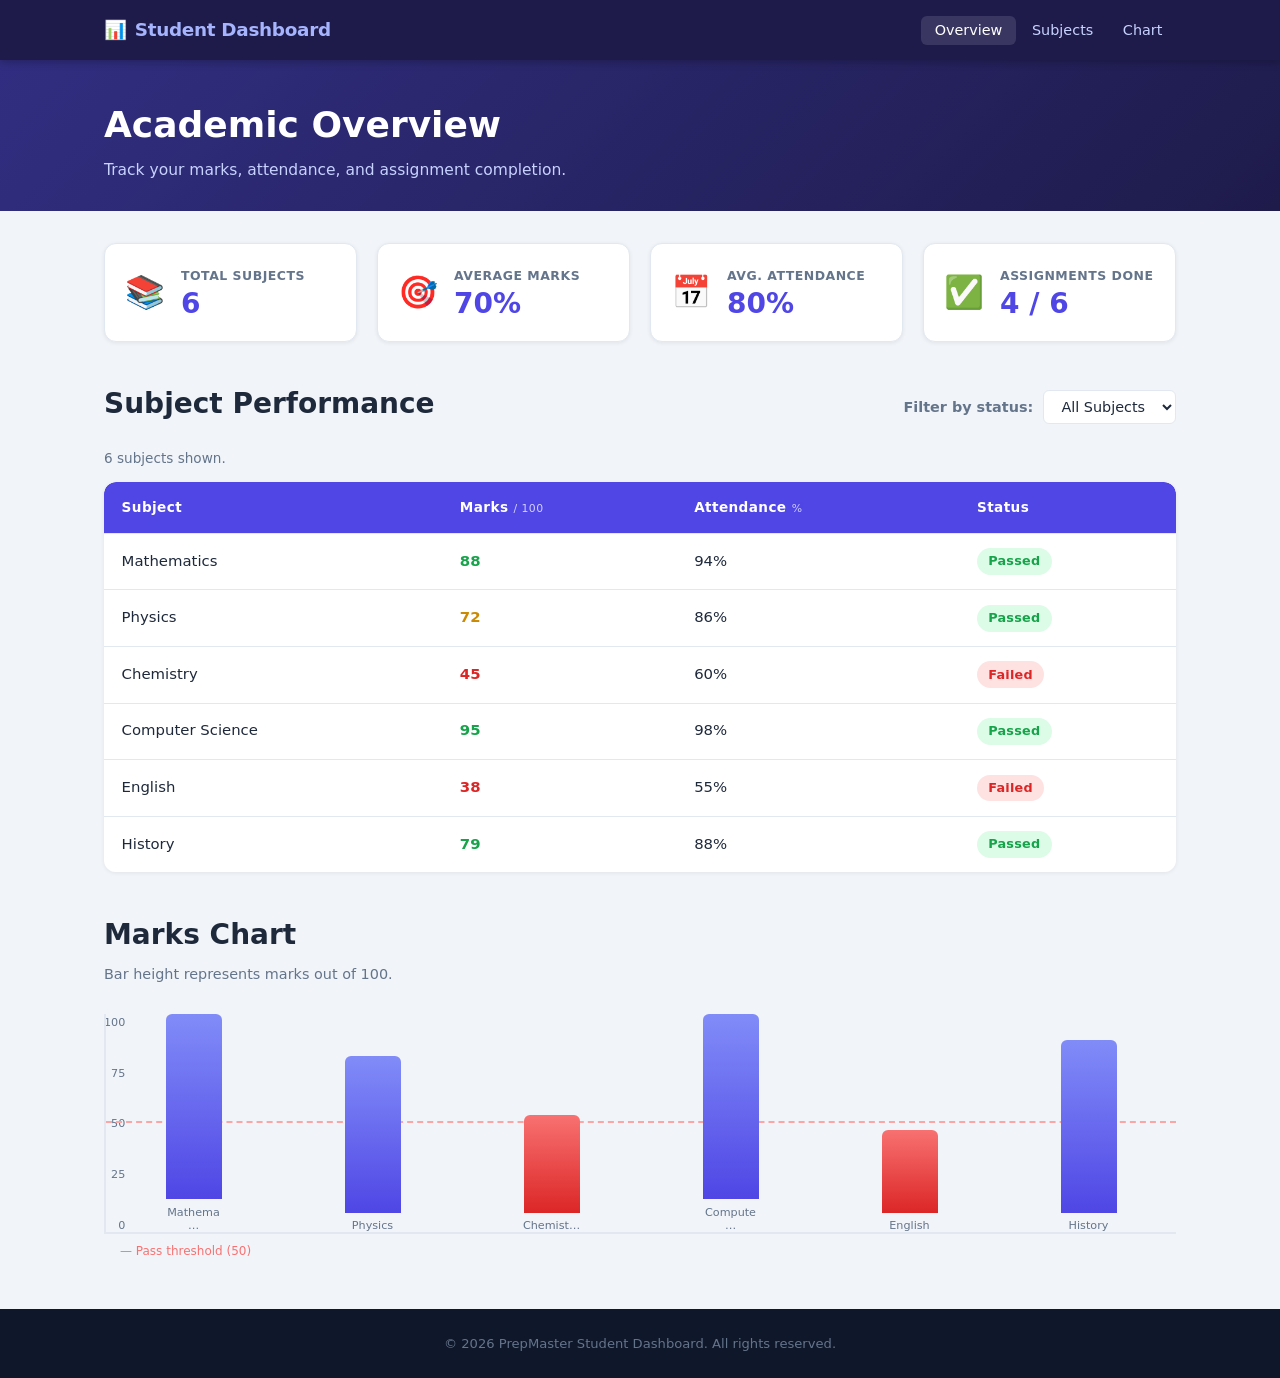
<file: Week 5/student-dashboard/index.html>
<!DOCTYPE html>
<html lang="en">
<head>
  <meta charset="UTF-8" />
  <meta name="viewport" content="width=device-width, initial-scale=1.0" />
  <meta name="description" content="Student Dashboard showing subject marks, attendance, and performance summary for academic tracking." />
  <meta name="theme-color" content="#4f46e5" />
  <title>Student Dashboard – PrepMaster</title>

  <!-- Performance: preload stylesheet -->
  <link rel="preload" href="style.css" as="style" />
  <link rel="stylesheet" href="style.css" />
</head>
<body>

  <!-- ========================================================
       SKIP LINK — keyboard users jump past header
       ======================================================== -->
  <a class="skip-link" href="#main-content">Skip to main content</a>

  <!-- ========================================================
       HEADER
       ======================================================== -->
  <header class="header" role="banner">
    <div class="container header__inner">

      <!-- Logo / title -->
      <a href="#" class="logo" aria-label="Student Dashboard – home">
        📊 <span>Student Dashboard</span>
      </a>

      <!-- Desktop navigation -->
      <nav class="nav" aria-label="Primary navigation">
        <ul class="nav__list" role="list">
          <li><a class="nav__link nav__link--active" href="#">Overview</a></li>
          <li><a class="nav__link" href="#subjects">Subjects</a></li>
          <li><a class="nav__link" href="#chart">Chart</a></li>
        </ul>
      </nav>

      <!-- Hamburger (visible on mobile) -->
      <button
        class="hamburger"
        id="hamburger"
        aria-expanded="false"
        aria-controls="mobile-menu"
        aria-label="Open navigation menu"
      >
        <span class="hamburger__bar" aria-hidden="true"></span>
        <span class="hamburger__bar" aria-hidden="true"></span>
        <span class="hamburger__bar" aria-hidden="true"></span>
      </button>

    </div>

    <!-- Mobile menu -->
    <nav class="mobile-menu" id="mobile-menu" aria-label="Mobile navigation" hidden>
      <ul class="mobile-menu__list" role="list">
        <li><a class="mobile-menu__link" href="#">Overview</a></li>
        <li><a class="mobile-menu__link" href="#subjects">Subjects</a></li>
        <li><a class="mobile-menu__link" href="#chart">Chart</a></li>
      </ul>
    </nav>
  </header>

  <!-- ========================================================
       MAIN CONTENT
       ======================================================== -->
  <main id="main-content">

    <!-- ===== PAGE TITLE ===== -->
    <section class="page-title-section" aria-labelledby="page-title">
      <div class="container">
        <h1 id="page-title" class="page-title">Academic Overview</h1>
        <p class="page-subtitle">Track your marks, attendance, and assignment completion.</p>
      </div>
    </section>

    <!-- ===== SUMMARY CARDS ===== -->
    <section class="cards-section" aria-labelledby="cards-heading">
      <div class="container">
        <h2 class="sr-only" id="cards-heading">Summary Statistics</h2>

        <!-- aria-live: screen reader announces when values update after data loads -->
        <div class="cards-grid" id="cards-grid" aria-live="polite" aria-atomic="false">

          <div class="summary-card" aria-label="Total Subjects">
            <div class="summary-card__icon" aria-hidden="true">📚</div>
            <div class="summary-card__body">
              <span class="summary-card__label">Total Subjects</span>
              <span class="summary-card__value" id="card-total">—</span>
            </div>
          </div>

          <div class="summary-card" aria-label="Average Marks">
            <div class="summary-card__icon" aria-hidden="true">🎯</div>
            <div class="summary-card__body">
              <span class="summary-card__label">Average Marks</span>
              <span class="summary-card__value" id="card-avg">—</span>
            </div>
          </div>

          <div class="summary-card" aria-label="Average Attendance">
            <div class="summary-card__icon" aria-hidden="true">📅</div>
            <div class="summary-card__body">
              <span class="summary-card__label">Avg. Attendance</span>
              <span class="summary-card__value" id="card-attendance">—</span>
            </div>
          </div>

          <div class="summary-card" aria-label="Assignments Completed">
            <div class="summary-card__icon" aria-hidden="true">✅</div>
            <div class="summary-card__body">
              <span class="summary-card__label">Assignments Done</span>
              <span class="summary-card__value" id="card-assignments">—</span>
            </div>
          </div>

        </div>
      </div>
    </section>

    <!-- ===== SUBJECT TABLE + FILTER ===== -->
    <section class="table-section" id="subjects" aria-labelledby="table-heading">
      <div class="container">

        <div class="table-header">
          <h2 class="section__heading" id="table-heading">Subject Performance</h2>

          <!-- Filter control -->
          <div class="filter-group">
            <label class="filter-group__label" for="filter-select">Filter by status:</label>
            <select class="filter-select" id="filter-select" aria-controls="subject-tbody">
              <option value="all">All Subjects</option>
              <option value="Passed">Passed</option>
              <option value="Failed">Failed</option>
            </select>
          </div>
        </div>

        <!-- Filter result announcement -->
        <p
          class="filter-status"
          id="filter-status"
          aria-live="polite"
          aria-atomic="true"
        ></p>

        <!-- Responsive table wrapper prevents horizontal scroll -->
        <div class="table-wrapper" role="region" aria-label="Subject data table" tabindex="0">
          <table class="data-table" aria-describedby="table-heading">
            <thead>
              <tr>
                <th scope="col">Subject</th>
                <th scope="col">Marks <span class="th-sub">/ 100</span></th>
                <th scope="col">Attendance <span class="th-sub">%</span></th>
                <th scope="col">Status</th>
              </tr>
            </thead>
            <tbody id="subject-tbody">
              <!-- Rows injected by JavaScript -->
              <tr>
                <td colspan="4" class="table-loading">Loading data…</td>
              </tr>
            </tbody>
          </table>
        </div>

      </div>
    </section>

    <!-- ===== MARKS CHART ===== -->
    <section class="chart-section" id="chart" aria-labelledby="chart-heading">
      <div class="container">

        <h2 class="section__heading" id="chart-heading">Marks Chart</h2>
        <p class="section__subheading">Bar height represents marks out of 100.</p>

        <!-- Pure CSS/HTML bar chart — no library -->
        <div class="bar-chart" id="bar-chart" role="img" aria-label="Bar chart showing marks per subject">
          <!-- Bars injected by JavaScript -->
        </div>

        <!-- Y-axis labels -->
        <div class="chart-yaxis" aria-hidden="true">
          <span>100</span>
          <span>75</span>
          <span>50</span>
          <span>25</span>
          <span>0</span>
        </div>

        <!-- Pass threshold line label -->
        <p class="chart-threshold-label" aria-hidden="true">
          — Pass threshold (50)
        </p>

      </div>
    </section>

  </main>

  <!-- ========================================================
       FOOTER
       ======================================================== -->
  <footer class="footer" role="contentinfo">
    <div class="container footer__inner">
      <p class="footer__copy">
        &copy; 2026 PrepMaster Student Dashboard. All rights reserved.
      </p>
    </div>
  </footer>

  <!-- Performance: defer keeps script off the critical path -->
  <script src="script.js" defer></script>
</body>
</html>
</file>
<file: Week 1/landing-page/style.css>
/* =============================================
   CSS Variables – edit colors here globally
   ============================================= */
:root {
  --clr-primary:    #4f46e5;   /* indigo */
  --clr-primary-dk: #4338ca;
  --clr-secondary:  #f8fafc;
  --clr-text:       #1e293b;
  --clr-text-light: #64748b;
  --clr-white:      #ffffff;
  --clr-bg:         #f8fafc;
  --clr-card-bg:    #ffffff;
  --clr-border:     #e2e8f0;
  --clr-cta-bg:     #4f46e5;

  --radius-sm: 0.5rem;
  --radius-md: 1rem;
  --radius-lg: 1.5rem;

  --shadow-sm: 0 1px 3px rgba(0, 0, 0, 0.08);
  --shadow-md: 0 4px 16px rgba(0, 0, 0, 0.10);
  --shadow-lg: 0 12px 40px rgba(79, 70, 229, 0.18);

  --font-main: 'Segoe UI', system-ui, -apple-system, sans-serif;
  --transition: 0.25s ease;
}

/* =============================================
   Reset & Base
   ============================================= */
*, *::before, *::after {
  box-sizing: border-box;
  margin: 0;
  padding: 0;
}

html {
  scroll-behavior: smooth;
}

body {
  font-family: var(--font-main);
  background-color: var(--clr-bg);
  color: var(--clr-text);
  line-height: 1.6;
  overflow-x: hidden; /* prevent horizontal scroll */
}

img { max-width: 100%; display: block; }

a { text-decoration: none; color: inherit; }

ul { list-style: none; }

/* =============================================
   Utility – container
   ============================================= */
.container {
  width: 100%;
  max-width: 1120px;
  margin-inline: auto;
  padding-inline: 1.5rem;
}

/* =============================================
   Utility – section headings
   ============================================= */
.section__heading {
  font-size: clamp(1.6rem, 4vw, 2.25rem);
  font-weight: 700;
  color: var(--clr-text);
  text-align: center;
  margin-bottom: 0.5rem;
}

.section__subheading {
  text-align: center;
  color: var(--clr-text-light);
  font-size: 1rem;
  margin-bottom: 3rem;
}

/* =============================================
   Buttons
   ============================================= */
.btn {
  display: inline-block;
  padding: 0.75rem 1.75rem;
  border-radius: var(--radius-sm);
  font-size: 0.95rem;
  font-weight: 600;
  cursor: pointer;
  transition: background var(--transition), transform var(--transition), box-shadow var(--transition);
  border: 2px solid transparent;
  white-space: nowrap;
}

/* Primary button */
.btn--primary {
  background: var(--clr-primary);
  color: var(--clr-white);
  border-color: var(--clr-primary);
}
.btn--primary:hover {
  background: var(--clr-primary-dk);
  border-color: var(--clr-primary-dk);
  transform: translateY(-2px);
  box-shadow: var(--shadow-lg);
}

/* Secondary (outline) button */
.btn--secondary {
  background: transparent;
  color: var(--clr-primary);
  border-color: var(--clr-primary);
}
.btn--secondary:hover {
  background: var(--clr-primary);
  color: var(--clr-white);
  transform: translateY(-2px);
}

/* White button (used on dark CTA background) */
.btn--white {
  background: var(--clr-white);
  color: var(--clr-primary);
  border-color: var(--clr-white);
}
.btn--white:hover {
  background: var(--clr-secondary);
  transform: translateY(-2px);
  box-shadow: var(--shadow-md);
}

/* =============================================
   Logo
   ============================================= */
.logo {
  font-size: 1.4rem;
  font-weight: 800;
  color: var(--clr-text);
  letter-spacing: -0.5px;
}
.logo span { color: var(--clr-primary); }
.logo--light { color: var(--clr-white); }
.logo--light span { color: #a5b4fc; }

/* =============================================
   HEADER
   ============================================= */
.header {
  position: sticky;
  top: 0;
  z-index: 100;
  background: var(--clr-white);
  border-bottom: 1px solid var(--clr-border);
  box-shadow: var(--shadow-sm);
}

.header__inner {
  display: flex;
  align-items: center;
  justify-content: space-between;
  height: 68px;
  gap: 1rem;
}

/* Desktop nav */
.nav__list {
  display: flex;
  gap: 0.25rem;
}

.nav__link {
  padding: 0.4rem 0.85rem;
  border-radius: var(--radius-sm);
  color: var(--clr-text-light);
  font-weight: 500;
  font-size: 0.95rem;
  transition: color var(--transition), background var(--transition);
}
.nav__link:hover {
  color: var(--clr-primary);
  background: #eef2ff;
}

/* Hamburger button */
.hamburger {
  display: none;           /* hidden on desktop */
  flex-direction: column;
  justify-content: center;
  gap: 5px;
  background: none;
  border: none;
  cursor: pointer;
  padding: 0.3rem;
  border-radius: var(--radius-sm);
}
.hamburger__bar {
  display: block;
  width: 24px;
  height: 2px;
  background: var(--clr-text);
  border-radius: 2px;
  transition: transform var(--transition), opacity var(--transition);
}

/* Animated X when menu is open */
.hamburger.is-active .hamburger__bar:nth-child(1) {
  transform: translateY(7px) rotate(45deg);
}
.hamburger.is-active .hamburger__bar:nth-child(2) {
  opacity: 0;
}
.hamburger.is-active .hamburger__bar:nth-child(3) {
  transform: translateY(-7px) rotate(-45deg);
}

/* Mobile nav dropdown */
.mobile-nav {
  display: none; /* shown via JS */
  background: var(--clr-white);
  border-top: 1px solid var(--clr-border);
  padding: 1rem 1.5rem 1.5rem;
}
.mobile-nav.is-open { display: block; }

.mobile-nav__list {
  display: flex;
  flex-direction: column;
  gap: 0.5rem;
}

.mobile-nav__link {
  display: block;
  padding: 0.6rem 0.5rem;
  font-size: 1rem;
  font-weight: 500;
  color: var(--clr-text-light);
  border-radius: var(--radius-sm);
  transition: color var(--transition), background var(--transition);
}
.mobile-nav__link:hover {
  color: var(--clr-primary);
  background: #eef2ff;
}

.mobile-nav__cta {
  margin-top: 0.5rem;
  text-align: center;
}

/* =============================================
   HERO SECTION
   ============================================= */
.hero {
  padding: 5rem 0 4rem;
  background: linear-gradient(135deg, #eef2ff 0%, #f8fafc 60%);
}

.hero__inner {
  display: grid;
  grid-template-columns: 1fr 1fr;
  gap: 3rem;
  align-items: center;
}

.hero__heading {
  font-size: clamp(2rem, 5vw, 3rem);
  font-weight: 800;
  line-height: 1.2;
  margin-bottom: 1.25rem;
  color: var(--clr-text);
}
.hero__heading span { color: var(--clr-primary); }

.hero__description {
  font-size: 1.05rem;
  color: var(--clr-text-light);
  margin-bottom: 2rem;
  max-width: 48ch;
}

.hero__actions {
  display: flex;
  gap: 1rem;
  flex-wrap: wrap;
}

/* ---- Hero Illustration ---- */
.card-illustration {
  background: var(--clr-white);
  border-radius: var(--radius-lg);
  padding: 1.75rem;
  box-shadow: var(--shadow-lg);
  display: flex;
  flex-direction: column;
  gap: 1.25rem;
}

.card-illustration__badge {
  display: inline-block;
  background: #eef2ff;
  color: var(--clr-primary);
  font-size: 0.85rem;
  font-weight: 600;
  padding: 0.3rem 0.75rem;
  border-radius: 999px;
  align-self: flex-start;
}

/* Fake "code" lines to simulate a coding environment */
.card-illustration__screen {
  display: flex;
  flex-direction: column;
  gap: 0.55rem;
  background: #1e293b;
  border-radius: var(--radius-sm);
  padding: 1rem;
}

.code-line {
  height: 10px;
  border-radius: 4px;
  background: #334155;
}
.code-line--short  { width: 40%; background: #6366f1; }
.code-line--medium { width: 60%; }
.code-line--long   { width: 85%; }

/* Stats row */
.card-illustration__stats {
  display: flex;
  justify-content: space-around;
  text-align: center;
}

.stat__number {
  display: block;
  font-size: 1.4rem;
  font-weight: 800;
  color: var(--clr-primary);
}
.stat__label {
  font-size: 0.75rem;
  color: var(--clr-text-light);
}

/* =============================================
   FEATURES SECTION
   ============================================= */
.features {
  padding: 5rem 0;
  background: var(--clr-white);
}

.features__grid {
  display: grid;
  grid-template-columns: repeat(3, 1fr);
  gap: 1.75rem;
}

.feature-card {
  background: var(--clr-card-bg);
  border: 1px solid var(--clr-border);
  border-radius: var(--radius-md);
  padding: 2rem 1.5rem;
  transition: transform var(--transition), box-shadow var(--transition);
  text-align: center;
}
.feature-card:hover {
  transform: translateY(-5px);
  box-shadow: var(--shadow-md);
}

.feature-card__icon {
  font-size: 2.5rem;
  margin-bottom: 1rem;
}

.feature-card__title {
  font-size: 1.1rem;
  font-weight: 700;
  margin-bottom: 0.6rem;
  color: var(--clr-text);
}

.feature-card__desc {
  font-size: 0.92rem;
  color: var(--clr-text-light);
  line-height: 1.7;
}

/* =============================================
   ABOUT SECTION
   ============================================= */
.about {
  padding: 5rem 0;
  background: var(--clr-bg);
}

.about__inner {
  display: grid;
  grid-template-columns: 1fr 1fr;
  gap: 4rem;
  align-items: center;
}

/* Quote card (illustration placeholder) */
.about-card {
  background: var(--clr-white);
  border-radius: var(--radius-lg);
  padding: 2.25rem;
  box-shadow: var(--shadow-md);
  border-left: 4px solid var(--clr-primary);
}

.about-card__avatar {
  font-size: 3rem;
  margin-bottom: 1rem;
}

.about-card__quote {
  font-size: 1rem;
  color: var(--clr-text);
  font-style: italic;
  line-height: 1.7;
  margin-bottom: 1rem;
}

.about-card__author {
  font-size: 0.85rem;
  font-weight: 600;
  color: var(--clr-primary);
}

.about__content .section__heading {
  text-align: left;
  margin-bottom: 1.25rem;
}

.about__text {
  color: var(--clr-text-light);
  font-size: 0.97rem;
  line-height: 1.8;
  margin-bottom: 1rem;
}
.about__content .btn { margin-top: 1rem; }

/* =============================================
   CTA / CONTACT SECTION
   ============================================= */
.cta {
  padding: 5rem 0;
  background: var(--clr-primary);
  text-align: center;
}

.cta__heading {
  font-size: clamp(1.6rem, 4vw, 2.25rem);
  font-weight: 800;
  color: var(--clr-white);
  margin-bottom: 0.75rem;
}

.cta__subtext {
  color: #c7d2fe;
  font-size: 1rem;
  margin-bottom: 2rem;
}

/* =============================================
   FOOTER
   ============================================= */
.footer {
  background: #0f172a;
  padding: 2.5rem 0;
}

.footer__inner {
  display: flex;
  flex-wrap: wrap;
  align-items: center;
  justify-content: space-between;
  gap: 1rem;
}

.footer__nav {
  display: flex;
  gap: 0.25rem;
  flex-wrap: wrap;
}

.footer__link {
  padding: 0.35rem 0.7rem;
  font-size: 0.9rem;
  color: #94a3b8;
  border-radius: var(--radius-sm);
  transition: color var(--transition);
}
.footer__link:hover { color: var(--clr-white); }

.footer__copy {
  font-size: 0.85rem;
  color: #64748b;
  width: 100%;
  text-align: center;
  margin-top: 0.5rem;
  padding-top: 1rem;
  border-top: 1px solid #1e293b;
}

/* =============================================
   RESPONSIVE – Tablet (≤ 900px)
   ============================================= */
@media (max-width: 900px) {
  /* Stack hero */
  .hero__inner {
    grid-template-columns: 1fr;
    text-align: center;
  }

  .hero__description { max-width: 100%; }

  .hero__actions { justify-content: center; }

  /* Stack about */
  .about__inner {
    grid-template-columns: 1fr;
  }
  .about__content .section__heading { text-align: center; }
  .about__content .btn { display: block; text-align: center; }

  /* 2-col feature grid on tablet */
  .features__grid {
    grid-template-columns: repeat(2, 1fr);
  }
}

/* =============================================
   RESPONSIVE – Mobile (≤ 600px)
   ============================================= */
@media (max-width: 600px) {
  /* Show hamburger, hide desktop nav & CTA */
  .nav,
  .nav__cta {
    display: none;
  }

  .hamburger {
    display: flex;
  }

  /* 1-col feature grid */
  .features__grid {
    grid-template-columns: 1fr;
  }

  /* Hero padding */
  .hero {
    padding: 3rem 0 2.5rem;
  }

  /* Make buttons full-width on very small screens */
  .hero__actions {
    flex-direction: column;
    align-items: center;
  }
  .hero__actions .btn {
    width: 100%;
    max-width: 320px;
    text-align: center;
  }

  /* Footer stacked */
  .footer__inner {
    flex-direction: column;
    align-items: center;
    text-align: center;
  }
  .footer__nav { justify-content: center; }
  .footer__copy { margin-top: 0; }
}
</file>
<file: Week 2/interactive-accordion/style.css>
/* =============================================
   CSS Variables
   ============================================= */
:root {
  --clr-primary:      #4f46e5;
  --clr-primary-light:#eef2ff;
  --clr-primary-dark: #4338ca;
  --clr-text:         #1e293b;
  --clr-text-light:   #64748b;
  --clr-bg:           #f8fafc;
  --clr-white:        #ffffff;
  --clr-border:       #e2e8f0;
  --clr-icon-open:    #4f46e5;
  --clr-shadow:       rgba(79, 70, 229, 0.10);

  --radius:           0.75rem;
  --transition:       0.3s ease;
  --max-width:        700px;

  --space-xs: 0.5rem;
  --space-sm: 0.75rem;
  --space-md: 1.25rem;
  --space-lg: 2rem;
}

/* =============================================
   Reset & Base
   ============================================= */
*, *::before, *::after {
  box-sizing: border-box;
  margin: 0;
  padding: 0;
}

html { scroll-behavior: smooth; }

body {
  font-family: 'Segoe UI', system-ui, -apple-system, sans-serif;
  background-color: var(--clr-bg);
  color: var(--clr-text);
  line-height: 1.6;
  min-height: 100vh;
  overflow-x: hidden;
}

/* =============================================
   Page Layout
   ============================================= */
.page-wrapper {
  display: flex;
  flex-direction: column;
  align-items: center;
  min-height: 100vh;
  padding: var(--space-lg) var(--space-md);
}

/* =============================================
   Page Header
   ============================================= */
.page-header {
  text-align: center;
  margin-bottom: var(--space-lg);
  max-width: var(--max-width);
  width: 100%;
}

.page-header__title {
  font-size: clamp(1.6rem, 4vw, 2.25rem);
  font-weight: 800;
  color: var(--clr-text);
  margin-bottom: var(--space-xs);
}

.page-header__subtitle {
  font-size: 1rem;
  color: var(--clr-text-light);
}

/* =============================================
   Accordion Container
   ============================================= */
.accordion {
  width: 100%;
  max-width: var(--max-width);
  display: flex;
  flex-direction: column;
  gap: var(--space-sm);
}

/* =============================================
   Accordion Item (card)
   ============================================= */
.accordion__item {
  background: var(--clr-white);
  border: 1px solid var(--clr-border);
  border-radius: var(--radius);
  box-shadow: 0 2px 8px var(--clr-shadow);
  overflow: hidden; /* keeps rounded corners on open */
  transition: box-shadow var(--transition);
}

/* Lift card slightly when active (open) */
.accordion__item.is-open {
  border-color: var(--clr-primary);
  box-shadow: 0 4px 20px var(--clr-shadow);
}

/* =============================================
   Accordion Heading (semantic wrapper)
   ============================================= */
.accordion__heading {
  /* Reset h2 margin */
  margin: 0;
}

/* =============================================
   Accordion Trigger (button)
   ============================================= */
.accordion__trigger {
  /* Reset button styles */
  appearance: none;
  background: none;
  border: none;
  cursor: pointer;
  font-family: inherit;

  /* Layout */
  display: flex;
  align-items: center;
  justify-content: space-between;
  width: 100%;
  padding: var(--space-md);
  gap: var(--space-sm);

  /* Text */
  font-size: 1rem;
  font-weight: 600;
  color: var(--clr-text);
  text-align: left;

  /* Hover / transition */
  transition: background var(--transition), color var(--transition);
  border-radius: var(--radius);
}

.accordion__trigger:hover {
  background: var(--clr-primary-light);
  color: var(--clr-primary);
}

/* Highlight trigger when item is open */
.accordion__item.is-open .accordion__trigger {
  background: var(--clr-primary-light);
  color: var(--clr-primary);
  border-radius: var(--radius) var(--radius) 0 0; /* keep top corners */
}

/* ===== Focus Style (keyboard nav) ===== */
.accordion__trigger:focus-visible {
  outline: 3px solid var(--clr-primary);
  outline-offset: 2px;
  border-radius: var(--radius);
}

/* =============================================
   Plus / Minus Icon
   ============================================= */
.accordion__icon {
  flex-shrink: 0;
  display: inline-flex;
  align-items: center;
  justify-content: center;

  width: 1.75rem;
  height: 1.75rem;
  border-radius: 50%;
  background: var(--clr-primary-light);
  color: var(--clr-primary);
  font-size: 1.25rem;
  font-weight: 700;
  line-height: 1;

  /* Rotate animation for icon */
  transition: transform var(--transition), background var(--transition);
  user-select: none;
}

/* When open: rotate the icon (plus → still shows −, but rotation is a visual cue) */
.accordion__item.is-open .accordion__icon {
  transform: rotate(45deg);
  background: var(--clr-primary);
  color: var(--clr-white);
}

/* =============================================
   Accordion Body (collapsible panel)
   ============================================= */
.accordion__body {
  /* Height animation using max-height trick */
  max-height: 0;
  overflow: hidden;
  transition: max-height var(--transition), padding var(--transition);

  /* No padding when closed so there's no visual gap */
  padding: 0 var(--space-md);
}

/* When open, JS sets max-height inline to the scrollHeight value */
.accordion__item.is-open .accordion__body {
  padding-bottom: var(--space-md);
}

/* =============================================
   Accordion Answer Text
   ============================================= */
.accordion__answer {
  font-size: 0.97rem;
  color: var(--clr-text-light);
  line-height: 1.75;
  padding-top: var(--space-xs);
  border-top: 1px solid var(--clr-border);
}

/* =============================================
   Page Footer
   ============================================= */
.page-footer {
  margin-top: auto;
  padding-top: var(--space-lg);
  font-size: 0.85rem;
  color: var(--clr-text-light);
  text-align: center;
}

/* =============================================
   Responsive – Mobile (≤ 480px)
   ============================================= */
@media (max-width: 480px) {
  .page-wrapper {
    padding: var(--space-md) var(--space-sm);
  }

  .accordion__trigger {
    font-size: 0.95rem;
    padding: var(--space-sm);
  }

  .accordion__body {
    padding: 0 var(--space-sm);
  }

  .accordion__item.is-open .accordion__body {
    padding-bottom: var(--space-sm);
  }

  .accordion__icon {
    width: 1.5rem;
    height: 1.5rem;
    font-size: 1rem;
  }
}
</file>
<file: Week 3/accessible-blog/style.css>
/* =============================================
   CSS Variables
   ============================================= */
:root {
  /* Colours – chosen for WCAG AA contrast ratios */
  --clr-primary:       #3730a3;   /* indigo-800  — 7.2:1 on white */
  --clr-primary-hover: #312e81;
  --clr-primary-light: #eef2ff;
  --clr-accent:        #4f46e5;
  --clr-text:          #1e293b;   /* slate-800  — 12.6:1 on white */
  --clr-text-light:    #475569;   /* slate-600  — 4.6:1 on white  */
  --clr-bg:            #f8fafc;
  --clr-white:         #ffffff;
  --clr-border:        #cbd5e1;
  --clr-card-bg:       #ffffff;
  --clr-hero-bg:       #1e1b4b;   /* dark indigo */
  --clr-hero-text:     #e0e7ff;
  --clr-footer-bg:     #0f172a;
  --clr-focus:         #f59e0b;   /* amber — stands out on both light & dark */

  --radius-sm: 0.375rem;
  --radius-md: 0.75rem;
  --radius-lg: 1.25rem;

  --shadow-sm: 0 1px 4px rgba(0,0,0,0.08);
  --shadow-md: 0 4px 20px rgba(0,0,0,0.10);

  --transition: 0.25s ease;
  --font: 'Segoe UI', system-ui, -apple-system, sans-serif;
}

/* =============================================
   Reset & Base
   ============================================= */
*, *::before, *::after { box-sizing: border-box; margin: 0; padding: 0; }
html  { scroll-behavior: smooth; }
body  {
  font-family: var(--font);
  background: var(--clr-bg);
  color: var(--clr-text);
  line-height: 1.7;
  overflow-x: hidden;
}
img   { max-width: 100%; display: block; }
a     { text-decoration: none; color: inherit; }
ul    { list-style: none; }

/* =============================================
   GLOBAL FOCUS STYLE
   Replaces browser default outline with a highly
   visible amber ring visible on any background.
   Uses :focus-visible so mouse clicks don't show it.
   ============================================= */
:focus-visible {
  outline: 3px solid var(--clr-focus);
  outline-offset: 3px;
  border-radius: var(--radius-sm);
}

/* =============================================
   SKIP LINK
   Off-screen until focused — keyboard users see it
   when they press Tab on a fresh page load.
   ============================================= */
.skip-link {
  position: absolute;
  top: -100%;
  left: 1rem;
  z-index: 9999;
  padding: 0.6rem 1.2rem;
  background: var(--clr-focus);
  color: #1e293b;
  font-weight: 700;
  font-size: 0.95rem;
  border-radius: var(--radius-sm);
  transition: top 0.2s;
}
.skip-link:focus { top: 0.75rem; }

/* =============================================
   Container
   ============================================= */
.container {
  width: 100%;
  max-width: 1100px;
  margin-inline: auto;
  padding-inline: 1.5rem;
}

/* =============================================
   Buttons
   ============================================= */
.btn {
  display: inline-block;
  padding: 0.65rem 1.5rem;
  font-family: var(--font);
  font-size: 0.95rem;
  font-weight: 600;
  border: 2px solid transparent;
  border-radius: var(--radius-sm);
  cursor: pointer;
  transition: background var(--transition), color var(--transition),
              transform var(--transition), border-color var(--transition);
  white-space: nowrap;
}
.btn--primary {
  background: var(--clr-accent);
  color: var(--clr-white);
  border-color: var(--clr-accent);
}
.btn--primary:hover {
  background: var(--clr-primary);
  border-color: var(--clr-primary);
  transform: translateY(-1px);
}

/* =============================================
   Logo
   ============================================= */
.logo {
  font-size: 1.4rem;
  font-weight: 800;
  color: var(--clr-text);
  letter-spacing: -0.5px;
}
.logo span { color: var(--clr-accent); }
.logo--light { color: var(--clr-white); }
.logo--light span { color: #a5b4fc; }

/* =============================================
   Section Headings
   ============================================= */
.section__heading {
  font-size: clamp(1.5rem, 3.5vw, 2rem);
  font-weight: 700;
  color: var(--clr-text);
  margin-bottom: 0.4rem;
}
.section__subheading {
  color: var(--clr-text-light);
  font-size: 0.97rem;
  margin-bottom: 2.5rem;
}

/* =============================================
   HEADER
   ============================================= */
.header {
  position: sticky;
  top: 0;
  z-index: 100;
  background: var(--clr-white);
  border-bottom: 1px solid var(--clr-border);
  box-shadow: var(--shadow-sm);
}
.header__inner {
  display: flex;
  align-items: center;
  justify-content: space-between;
  height: 64px;
  gap: 1rem;
}

/* Desktop nav */
.nav__list {
  display: flex;
  gap: 0.25rem;
}
.nav__link {
  padding: 0.4rem 0.8rem;
  font-size: 0.95rem;
  font-weight: 500;
  color: var(--clr-text-light);
  border-radius: var(--radius-sm);
  transition: color var(--transition), background var(--transition);
}
.nav__link:hover { color: var(--clr-accent); background: var(--clr-primary-light); }

/* Hamburger */
.hamburger {
  display: none;
  flex-direction: column;
  gap: 5px;
  justify-content: center;
  padding: 0.4rem;
  background: none;
  border: none;
  cursor: pointer;
  border-radius: var(--radius-sm);
}
.hamburger__bar {
  display: block;
  width: 22px;
  height: 2px;
  background: var(--clr-text);
  border-radius: 2px;
  transition: transform var(--transition), opacity var(--transition);
}
/* Animate to X when open */
.hamburger[aria-expanded="true"] .hamburger__bar:nth-child(1) { transform: translateY(7px) rotate(45deg); }
.hamburger[aria-expanded="true"] .hamburger__bar:nth-child(2) { opacity: 0; }
.hamburger[aria-expanded="true"] .hamburger__bar:nth-child(3) { transform: translateY(-7px) rotate(-45deg); }

/* Mobile menu */
.mobile-menu {
  background: var(--clr-white);
  border-top: 1px solid var(--clr-border);
  padding: 1rem 1.5rem 1.5rem;
}
/* JS toggles the `hidden` attribute — CSS makes it slide in */
.mobile-menu:not([hidden]) {
  display: block;
  animation: slide-down 0.2s ease;
}
@keyframes slide-down {
  from { opacity: 0; transform: translateY(-6px); }
  to   { opacity: 1; transform: translateY(0); }
}
.mobile-menu__list { display: flex; flex-direction: column; gap: 0.35rem; }
.mobile-menu__link {
  display: block;
  padding: 0.6rem 0.5rem;
  font-size: 1rem;
  font-weight: 500;
  color: var(--clr-text-light);
  border-radius: var(--radius-sm);
  transition: color var(--transition), background var(--transition);
}
.mobile-menu__link:hover { color: var(--clr-accent); background: var(--clr-primary-light); }

/* =============================================
   HERO SECTION
   ============================================= */
.hero {
  background: var(--clr-hero-bg);
  color: var(--clr-hero-text);
  padding: 4.5rem 0 4rem;
}
.hero__inner {
  display: grid;
  grid-template-columns: 1fr 1fr;
  gap: 3rem;
  align-items: center;
}
.hero__heading {
  font-size: clamp(2rem, 5vw, 3rem);
  font-weight: 800;
  line-height: 1.2;
  color: var(--clr-white);
  margin-bottom: 1rem;
}
.hero__description {
  font-size: 1.05rem;
  color: #c7d2fe;
  max-width: 44ch;
}

/* Search form */
.search-form {
  background: rgba(255,255,255,0.07);
  border: 1px solid rgba(255,255,255,0.15);
  border-radius: var(--radius-lg);
  padding: 1.75rem;
  backdrop-filter: blur(4px);
}
.search-form__label {
  display: block;
  font-size: 0.9rem;
  font-weight: 600;
  color: #e0e7ff;
  margin-bottom: 0.6rem;
  letter-spacing: 0.02em;
}
.search-form__row {
  display: flex;
  gap: 0.5rem;
}
.search-form__input {
  flex: 1;
  padding: 0.65rem 0.9rem;
  font-size: 0.97rem;
  font-family: var(--font);
  border: 1px solid rgba(255,255,255,0.25);
  border-radius: var(--radius-sm);
  background: rgba(255,255,255,0.12);
  color: var(--clr-white);
  outline: none;
  transition: border-color var(--transition), background var(--transition);
}
.search-form__input::placeholder { color: rgba(255,255,255,0.45); }
.search-form__input:focus-visible {
  border-color: var(--clr-focus);
  background: rgba(255,255,255,0.18);
  outline: 3px solid var(--clr-focus);
  outline-offset: 2px;
}
.search-form__hint {
  font-size: 0.8rem;
  color: rgba(255,255,255,0.5);
  margin-top: 0.5rem;
}
.search-status {
  font-size: 0.9rem;
  font-weight: 600;
  color: #a5f3fc;
  margin-top: 0.75rem;
  min-height: 1.4em; /* reserve space so layout doesn't jump */
}

/* =============================================
   ARTICLES SECTION
   ============================================= */
.articles-section {
  padding: 5rem 0;
  background: var(--clr-bg);
}
.articles-grid {
  display: grid;
  grid-template-columns: repeat(3, 1fr);
  gap: 1.75rem;
}

/* Article Card */
.article-card {
  background: var(--clr-card-bg);
  border: 1px solid var(--clr-border);
  border-radius: var(--radius-md);
  overflow: hidden;
  box-shadow: var(--shadow-sm);
  display: flex;
  flex-direction: column;
  transition: transform var(--transition), box-shadow var(--transition);
}
.article-card:hover {
  transform: translateY(-4px);
  box-shadow: var(--shadow-md);
}
/* Hidden cards during search */
.article-card[hidden] { display: none; }

.article-card__img {
  height: 130px;
  display: flex;
  align-items: center;
  justify-content: center;
  font-size: 2.5rem;
}
.article-card__body {
  padding: 1.25rem;
  display: flex;
  flex-direction: column;
  gap: 0.6rem;
  flex: 1;
}
.article-card__title {
  font-size: 1.05rem;
  font-weight: 700;
  color: var(--clr-text);
  line-height: 1.35;
}
.article-card__desc {
  font-size: 0.92rem;
  color: var(--clr-text-light);
  line-height: 1.7;
  flex: 1;
}
.article-card__link {
  display: inline-flex;
  align-items: center;
  gap: 0.25rem;
  font-size: 0.9rem;
  font-weight: 600;
  color: var(--clr-accent);
  border-radius: var(--radius-sm);
  padding: 0.2rem 0;
  transition: color var(--transition), gap var(--transition);
}
.article-card__link:hover { color: var(--clr-primary); gap: 0.5rem; }

/* No results message */
.no-results {
  text-align: center;
  font-size: 1rem;
  color: var(--clr-text-light);
  margin-top: 2rem;
  padding: 2rem;
  background: var(--clr-white);
  border: 1px dashed var(--clr-border);
  border-radius: var(--radius-md);
}

/* =============================================
   ABOUT SECTION
   ============================================= */
.about-section {
  padding: 5rem 0;
  background: var(--clr-white);
}
.about__inner {
  display: grid;
  grid-template-columns: 1fr 1fr;
  gap: 4rem;
  align-items: start;
}
.about__text {
  color: var(--clr-text-light);
  font-size: 0.97rem;
  margin-bottom: 1rem;
}

/* Aside */
.about__aside {
  background: var(--clr-primary-light);
  border-left: 4px solid var(--clr-accent);
  border-radius: var(--radius-md);
  padding: 1.5rem;
}
.about__aside-heading {
  font-size: 1rem;
  font-weight: 700;
  color: var(--clr-primary);
  margin-bottom: 1rem;
}
.about__facts { display: flex; flex-direction: column; gap: 0.6rem; }
.about__facts li { font-size: 0.95rem; color: var(--clr-text); }

/* =============================================
   CONTACT SECTION
   ============================================= */
.contact-section {
  padding: 4rem 0;
  background: var(--clr-hero-bg);
  color: var(--clr-hero-text);
  text-align: center;
}
.contact__heading { color: var(--clr-white); }
.contact__text {
  color: #c7d2fe;
  margin-bottom: 1.5rem;
}
.contact__details {
  font-style: normal;
  display: flex;
  flex-direction: column;
  gap: 0.5rem;
  align-items: center;
}
.contact__link {
  color: #a5b4fc;
  text-decoration: underline;
  font-weight: 500;
  transition: color var(--transition);
}
.contact__link:hover { color: var(--clr-white); }

/* =============================================
   FOOTER
   ============================================= */
.footer {
  background: var(--clr-footer-bg);
  padding: 2rem 0;
}
.footer__inner {
  display: flex;
  flex-wrap: wrap;
  align-items: center;
  justify-content: space-between;
  gap: 1rem;
}
.footer__nav { display: flex; flex-wrap: wrap; gap: 0.25rem; }
.footer__link {
  padding: 0.3rem 0.6rem;
  font-size: 0.9rem;
  color: #94a3b8;
  border-radius: var(--radius-sm);
  transition: color var(--transition);
}
.footer__link:hover { color: var(--clr-white); }
.footer__copy {
  width: 100%;
  text-align: center;
  font-size: 0.8rem;
  color: #64748b;
  padding-top: 1rem;
  border-top: 1px solid #1e293b;
  margin-top: 0.5rem;
}

/* =============================================
   RESPONSIVE — Tablet (≤ 900px)
   ============================================= */
@media (max-width: 900px) {
  .hero__inner  { grid-template-columns: 1fr; text-align: center; }
  .hero__description { max-width: 100%; margin-inline: auto; }
  .about__inner { grid-template-columns: 1fr; gap: 2rem; }
  .articles-grid { grid-template-columns: repeat(2, 1fr); }
}

/* =============================================
   RESPONSIVE — Mobile (≤ 600px)
   ============================================= */
@media (max-width: 600px) {
  /* Show hamburger, hide desktop nav */
  .nav    { display: none; }
  .hamburger { display: flex; }

  /* Single-column articles */
  .articles-grid { grid-template-columns: 1fr; }

  /* Wrap search row */
  .search-form__row { flex-direction: column; }
  .search-form__btn { width: 100%; }

  /* Tighten hero padding */
  .hero { padding: 3rem 0 2.5rem; }

  /* Footer stacked */
  .footer__inner { flex-direction: column; align-items: center; text-align: center; }
  .footer__nav   { justify-content: center; }
}
</file>
<file: Week 4/landing-page/style.css>
/* =============================================
   CSS Variables
   ============================================= */
:root {
  --clr-primary:    #4f46e5;
  --clr-primary-dk: #4338ca;
  --clr-secondary:  #f8fafc;
  --clr-text:       #1e293b;
  --clr-text-light: #64748b;
  --clr-white:      #ffffff;
  --clr-bg:         #f8fafc;
  --clr-border:     #e2e8f0;
  --radius-sm: 0.5rem;
  --radius-md: 1rem;
  --radius-lg: 1.5rem;
  --shadow-sm: 0 1px 3px rgba(0,0,0,0.08);
  --shadow-md: 0 4px 16px rgba(0,0,0,0.10);
  --shadow-lg: 0 12px 40px rgba(79,70,229,0.18);
  /* PERF OPT: System font stack — no external font request */
  --font-main: 'Segoe UI', system-ui, -apple-system, sans-serif;
  --transition: 0.25s ease;
}

/* =============================================
   Reset & Base
   ============================================= */
*, *::before, *::after { box-sizing: border-box; margin: 0; padding: 0; }
html  { scroll-behavior: smooth; }
body  {
  font-family: var(--font-main);
  background-color: var(--clr-bg);
  color: var(--clr-text);
  line-height: 1.6;
  overflow-x: hidden;
}
img { max-width: 100%; display: block; }
a   { text-decoration: none; color: inherit; }
ul  { list-style: none; }

/* =============================================
   Container
   ============================================= */
.container {
  width: 100%;
  max-width: 1120px;
  margin-inline: auto;
  padding-inline: 1.5rem;
}

/* =============================================
   Section Headings
   ============================================= */
.section__heading {
  font-size: clamp(1.6rem, 4vw, 2.25rem);
  font-weight: 700;
  color: var(--clr-text);
  text-align: center;
  margin-bottom: 0.5rem;
}
.section__subheading {
  text-align: center;
  color: var(--clr-text-light);
  font-size: 1rem;
  margin-bottom: 3rem;
}

/* =============================================
   Buttons
   ============================================= */
.btn {
  display: inline-block;
  padding: 0.75rem 1.75rem;
  border-radius: var(--radius-sm);
  font-size: 0.95rem;
  font-weight: 600;
  cursor: pointer;
  /*
    PERF OPT: Only animate properties that are GPU-composited.
    Removed `box-shadow` from the transition shorthand on .btn base;
    box-shadow triggers layout+paint. It is kept only on .btn--primary:hover
    where it provides clear visual feedback, but removed from .btn--white
    to cut unnecessary paint calls.
  */
  transition: background var(--transition), color var(--transition),
              transform var(--transition), border-color var(--transition);
  border: 2px solid transparent;
  white-space: nowrap;
}

.btn--primary {
  background: var(--clr-primary);
  color: var(--clr-white);
  border-color: var(--clr-primary);
}
.btn--primary:hover {
  background: var(--clr-primary-dk);
  border-color: var(--clr-primary-dk);
  transform: translateY(-2px);
  box-shadow: var(--shadow-lg);
}

.btn--secondary {
  background: transparent;
  color: var(--clr-primary);
  border-color: var(--clr-primary);
}
.btn--secondary:hover {
  background: var(--clr-primary);
  color: var(--clr-white);
  transform: translateY(-2px);
}

.btn--white {
  background: var(--clr-white);
  color: var(--clr-primary);
  border-color: var(--clr-white);
}
.btn--white:hover {
  background: var(--clr-secondary);
  transform: translateY(-2px);
  /* PERF OPT: box-shadow removed from .btn--white:hover to reduce paint cost */
}

/* =============================================
   Logo
   ============================================= */
.logo       { font-size: 1.4rem; font-weight: 800; color: var(--clr-text); letter-spacing: -0.5px; }
.logo span  { color: var(--clr-primary); }
.logo--light       { color: var(--clr-white); }
.logo--light span  { color: #a5b4fc; }

/* =============================================
   HEADER
   ============================================= */
.header {
  position: sticky;
  top: 0;
  z-index: 100;
  background: var(--clr-white);
  border-bottom: 1px solid var(--clr-border);
  box-shadow: var(--shadow-sm);
  /*
    PERF OPT: will-change promotes the sticky header to its own GPU layer,
    preventing it from triggering repaints in underlying content when
    the user scrolls. Applied only here because sticky elements repaint often.
  */
  will-change: transform;
}
.header__inner {
  display: flex;
  align-items: center;
  justify-content: space-between;
  height: 68px;
  gap: 1rem;
}

/* Desktop nav */
.nav__list  { display: flex; gap: 0.25rem; }
.nav__link  {
  padding: 0.4rem 0.85rem;
  border-radius: var(--radius-sm);
  color: var(--clr-text-light);
  font-weight: 500;
  font-size: 0.95rem;
  transition: color var(--transition), background var(--transition);
}
.nav__link:hover { color: var(--clr-primary); background: #eef2ff; }

/* Hamburger */
.hamburger {
  display: none;
  flex-direction: column;
  justify-content: center;
  gap: 5px;
  background: none;
  border: none;
  cursor: pointer;
  padding: 0.3rem;
  border-radius: var(--radius-sm);
}
.hamburger__bar {
  display: block;
  width: 24px;
  height: 2px;
  background: var(--clr-text);
  border-radius: 2px;
  transition: transform var(--transition), opacity var(--transition);
}
.hamburger.is-active .hamburger__bar:nth-child(1) { transform: translateY(7px) rotate(45deg); }
.hamburger.is-active .hamburger__bar:nth-child(2) { opacity: 0; }
.hamburger.is-active .hamburger__bar:nth-child(3) { transform: translateY(-7px) rotate(-45deg); }

/* Mobile nav */
.mobile-nav { display: none; background: var(--clr-white); border-top: 1px solid var(--clr-border); padding: 1rem 1.5rem 1.5rem; }
.mobile-nav.is-open { display: block; }
.mobile-nav__list   { display: flex; flex-direction: column; gap: 0.5rem; }
.mobile-nav__link   {
  display: block;
  padding: 0.6rem 0.5rem;
  font-size: 1rem;
  font-weight: 500;
  color: var(--clr-text-light);
  border-radius: var(--radius-sm);
  transition: color var(--transition), background var(--transition);
}
.mobile-nav__link:hover { color: var(--clr-primary); background: #eef2ff; }
.mobile-nav__cta { margin-top: 0.5rem; text-align: center; }

/* =============================================
   HERO SECTION
   ============================================= */
.hero {
  padding: 5rem 0 4rem;
  background: linear-gradient(135deg, #eef2ff 0%, #f8fafc 60%);
}
.hero__inner {
  display: grid;
  grid-template-columns: 1fr 1fr;
  gap: 3rem;
  align-items: center;
}
.hero__heading {
  font-size: clamp(2rem, 5vw, 3rem);
  font-weight: 800;
  line-height: 1.2;
  margin-bottom: 1.25rem;
  color: var(--clr-text);
}
.hero__heading span { color: var(--clr-primary); }
.hero__description  { font-size: 1.05rem; color: var(--clr-text-light); margin-bottom: 2rem; max-width: 48ch; }
.hero__actions      { display: flex; gap: 1rem; flex-wrap: wrap; }

/* Illustration card */
.card-illustration {
  background: var(--clr-white);
  border-radius: var(--radius-lg);
  padding: 1.75rem;
  box-shadow: var(--shadow-lg);
  display: flex;
  flex-direction: column;
  gap: 1.25rem;
}
.card-illustration__badge {
  display: inline-block;
  background: #eef2ff;
  color: var(--clr-primary);
  font-size: 0.85rem;
  font-weight: 600;
  padding: 0.3rem 0.75rem;
  border-radius: 999px;
  align-self: flex-start;
}
.card-illustration__screen {
  display: flex;
  flex-direction: column;
  gap: 0.55rem;
  background: #1e293b;
  border-radius: var(--radius-sm);
  padding: 1rem;
}
.code-line         { height: 10px; border-radius: 4px; background: #334155; }
.code-line--short  { width: 40%; background: #6366f1; }
.code-line--medium { width: 60%; }
.code-line--long   { width: 85%; }
.card-illustration__stats { display: flex; justify-content: space-around; text-align: center; }
.stat__number { display: block; font-size: 1.4rem; font-weight: 800; color: var(--clr-primary); }
.stat__label  { font-size: 0.75rem; color: var(--clr-text-light); }

/* =============================================
   FEATURES SECTION
   ============================================= */
.features { padding: 5rem 0; background: var(--clr-white); }

/*
  PERF OPT: content-visibility: auto tells the browser to skip rendering
  this section until it is near the viewport. Combined with contain-intrinsic-size
  it reserves the approximate layout space so the scrollbar doesn't jump.
  This reduces initial Largest Contentful Paint (LCP) work on long pages.
*/
.features,
.about,
.cta,
.footer {
  content-visibility: auto;
  contain-intrinsic-size: 0 400px;
}

.features__grid { display: grid; grid-template-columns: repeat(3, 1fr); gap: 1.75rem; }

.feature-card {
  background: var(--clr-white);
  border: 1px solid var(--clr-border);
  border-radius: var(--radius-md);
  padding: 2rem 1.5rem;
  text-align: center;
  /*
    PERF OPT: Only transition transform (compositor) — removed box-shadow
    from the transition since it causes paint. We apply box-shadow instantly
    on hover instead (no animation).
  */
  transition: transform var(--transition);
}
.feature-card:hover {
  transform: translateY(-5px);
  box-shadow: var(--shadow-md); /* applied instantly — no transition on shadow */
}

.feature-card__icon  { font-size: 2.5rem; margin-bottom: 1rem; }
.feature-card__title { font-size: 1.1rem; font-weight: 700; margin-bottom: 0.6rem; color: var(--clr-text); }
.feature-card__desc  { font-size: 0.92rem; color: var(--clr-text-light); line-height: 1.7; }

/* =============================================
   ABOUT SECTION
   ============================================= */
.about { padding: 5rem 0; background: var(--clr-bg); }
.about__inner { display: grid; grid-template-columns: 1fr 1fr; gap: 4rem; align-items: center; }

.about-card {
  background: var(--clr-white);
  border-radius: var(--radius-lg);
  padding: 2.25rem;
  box-shadow: var(--shadow-md);
  border-left: 4px solid var(--clr-primary);
}
.about-card__avatar { font-size: 3rem; margin-bottom: 1rem; }
.about-card__quote  { font-size: 1rem; color: var(--clr-text); font-style: italic; line-height: 1.7; margin-bottom: 1rem; }
.about-card__author { font-size: 0.85rem; font-weight: 600; color: var(--clr-primary); }

/* PERF OPT: Removed duplicate .about__content .section__heading rule that
   was identical to the global .section__heading — the text-align:left
   override is kept, nothing else was needed. */
.about__content .section__heading { text-align: left; margin-bottom: 1.25rem; }
.about__text  { color: var(--clr-text-light); font-size: 0.97rem; line-height: 1.8; margin-bottom: 1rem; }
.about__content .btn { margin-top: 1rem; }

/* =============================================
   CTA / CONTACT SECTION
   ============================================= */
.cta { padding: 5rem 0; background: var(--clr-primary); text-align: center; }
.cta__heading { font-size: clamp(1.6rem, 4vw, 2.25rem); font-weight: 800; color: var(--clr-white); margin-bottom: 0.75rem; }
.cta__subtext { color: #c7d2fe; font-size: 1rem; margin-bottom: 2rem; }

/* =============================================
   FOOTER
   ============================================= */
.footer { background: #0f172a; padding: 2.5rem 0; }
.footer__inner { display: flex; flex-wrap: wrap; align-items: center; justify-content: space-between; gap: 1rem; }
.footer__nav   { display: flex; gap: 0.25rem; flex-wrap: wrap; }
.footer__link  { padding: 0.35rem 0.7rem; font-size: 0.9rem; color: #94a3b8; border-radius: var(--radius-sm); transition: color var(--transition); }
.footer__link:hover { color: var(--clr-white); }
.footer__copy  { font-size: 0.85rem; color: #64748b; width: 100%; text-align: center; margin-top: 0.5rem; padding-top: 1rem; border-top: 1px solid #1e293b; }

/* =============================================
   RESPONSIVE – Tablet (≤ 900px)
   ============================================= */
@media (max-width: 900px) {
  .hero__inner      { grid-template-columns: 1fr; text-align: center; }
  .hero__description{ max-width: 100%; }
  .hero__actions    { justify-content: center; }
  .about__inner     { grid-template-columns: 1fr; }
  .about__content .section__heading { text-align: center; }
  .about__content .btn { display: block; text-align: center; }
  .features__grid   { grid-template-columns: repeat(2, 1fr); }
}

/* =============================================
   RESPONSIVE – Mobile (≤ 600px)
   ============================================= */
@media (max-width: 600px) {
  .nav, .nav__cta   { display: none; }
  .hamburger        { display: flex; }
  .features__grid   { grid-template-columns: 1fr; }
  .hero             { padding: 3rem 0 2.5rem; }
  .hero__actions    { flex-direction: column; align-items: center; }
  .hero__actions .btn { width: 100%; max-width: 320px; text-align: center; }
  .footer__inner    { flex-direction: column; align-items: center; text-align: center; }
  .footer__nav      { justify-content: center; }
  .footer__copy     { margin-top: 0; }
}
</file>
<file: Week 5/student-dashboard/style.css>
/* =============================================
   CSS Variables
   ============================================= */
:root {
  --clr-primary:        #4f46e5;
  --clr-primary-dk:     #4338ca;
  --clr-primary-light:  #eef2ff;
  --clr-success:        #16a34a;
  --clr-success-light:  #dcfce7;
  --clr-danger:         #dc2626;
  --clr-danger-light:   #fee2e2;
  --clr-text:           #1e293b;
  --clr-text-light:     #64748b;
  --clr-bg:             #f1f5f9;
  --clr-white:          #ffffff;
  --clr-border:         #e2e8f0;
  --clr-header-bg:      #1e1b4b;
  --clr-focus:          #f59e0b;

  --radius-sm: 0.375rem;
  --radius-md: 0.75rem;
  --radius-lg: 1.25rem;
  --shadow-sm: 0 1px 4px rgba(0,0,0,0.07);
  --shadow-md: 0 4px 20px rgba(0,0,0,0.10);
  --transition: 0.22s ease;
  --font: 'Segoe UI', system-ui, -apple-system, sans-serif;

  /* Chart pass-threshold line position (50 out of 100 = 50%) */
  --chart-threshold: 50%;
}

/* =============================================
   Reset & Base
   ============================================= */
*, *::before, *::after { box-sizing: border-box; margin: 0; padding: 0; }
html  { scroll-behavior: smooth; }
body  { font-family: var(--font); background: var(--clr-bg); color: var(--clr-text); line-height: 1.6; overflow-x: hidden; }
img   { max-width: 100%; display: block; }
a     { text-decoration: none; color: inherit; }
ul    { list-style: none; }

/* =============================================
   Visually Hidden (screen-reader only)
   ============================================= */
.sr-only {
  position: absolute;
  width: 1px; height: 1px;
  padding: 0; margin: -1px;
  overflow: hidden; clip: rect(0,0,0,0);
  white-space: nowrap; border: 0;
}

/* =============================================
   Skip Link
   ============================================= */
.skip-link {
  position: absolute;
  top: -100%; left: 1rem;
  z-index: 9999;
  padding: 0.6rem 1.2rem;
  background: var(--clr-focus);
  color: #1e293b;
  font-weight: 700;
  border-radius: var(--radius-sm);
  transition: top 0.2s;
}
.skip-link:focus { top: 0.75rem; }

/* =============================================
   Focus Styles
   ============================================= */
:focus-visible {
  outline: 3px solid var(--clr-focus);
  outline-offset: 3px;
  border-radius: var(--radius-sm);
}

/* =============================================
   Container
   ============================================= */
.container { width: 100%; max-width: 1120px; margin-inline: auto; padding-inline: 1.5rem; }

/* =============================================
   Section Typography
   ============================================= */
.section__heading {
  font-size: clamp(1.3rem, 3vw, 1.75rem);
  font-weight: 700;
  color: var(--clr-text);
  margin-bottom: 0.35rem;
}
.section__subheading {
  font-size: 0.9rem;
  color: var(--clr-text-light);
  margin-bottom: 1.75rem;
}

/* =============================================
   HEADER
   ============================================= */
.header {
  background: var(--clr-header-bg);
  position: sticky;
  top: 0;
  z-index: 100;
  box-shadow: 0 2px 8px rgba(0,0,0,0.25);
  will-change: transform; /* GPU layer for scroll */
}
.header__inner {
  display: flex;
  align-items: center;
  justify-content: space-between;
  height: 60px;
  gap: 1rem;
}
.logo {
  display: flex;
  align-items: center;
  gap: 0.5rem;
  font-size: 1.15rem;
  font-weight: 800;
  color: var(--clr-white);
  letter-spacing: -0.3px;
}
.logo span { color: #a5b4fc; }

/* Desktop nav */
.nav__list  { display: flex; gap: 0.15rem; }
.nav__link  {
  padding: 0.4rem 0.85rem;
  font-size: 0.9rem;
  font-weight: 500;
  color: #c7d2fe;
  border-radius: var(--radius-sm);
  transition: color var(--transition), background var(--transition);
}
.nav__link:hover,
.nav__link--active { color: var(--clr-white); background: rgba(255,255,255,0.12); }

/* Hamburger */
.hamburger {
  display: none;
  flex-direction: column;
  gap: 5px;
  justify-content: center;
  padding: 0.4rem;
  background: none;
  border: none;
  cursor: pointer;
  border-radius: var(--radius-sm);
}
.hamburger__bar {
  display: block;
  width: 22px; height: 2px;
  background: var(--clr-white);
  border-radius: 2px;
  transition: transform var(--transition), opacity var(--transition);
}
.hamburger[aria-expanded="true"] .hamburger__bar:nth-child(1) { transform: translateY(7px) rotate(45deg); }
.hamburger[aria-expanded="true"] .hamburger__bar:nth-child(2) { opacity: 0; }
.hamburger[aria-expanded="true"] .hamburger__bar:nth-child(3) { transform: translateY(-7px) rotate(-45deg); }

/* Mobile menu */
.mobile-menu { background: #2e2a6b; border-top: 1px solid rgba(255,255,255,0.1); padding: 1rem 1.5rem 1.5rem; }
.mobile-menu:not([hidden]) { display: block; animation: slide-down 0.2s ease; }
@keyframes slide-down { from { opacity:0; transform:translateY(-6px); } to { opacity:1; transform:translateY(0); } }
.mobile-menu__list { display: flex; flex-direction: column; gap: 0.35rem; }
.mobile-menu__link {
  display: block;
  padding: 0.6rem 0.5rem;
  font-size: 0.97rem;
  font-weight: 500;
  color: #c7d2fe;
  border-radius: var(--radius-sm);
  transition: color var(--transition), background var(--transition);
}
.mobile-menu__link:hover { color: var(--clr-white); background: rgba(255,255,255,0.1); }

/* =============================================
   PAGE TITLE
   ============================================= */
.page-title-section {
  background: linear-gradient(135deg, #312e81 0%, #1e1b4b 100%);
  padding: 2.25rem 0 1.75rem;
  color: var(--clr-white);
}
.page-title   { font-size: clamp(1.5rem, 4vw, 2.25rem); font-weight: 800; margin-bottom: 0.3rem; }
.page-subtitle{ font-size: 0.97rem; color: #c7d2fe; }

/* =============================================
   SUMMARY CARDS
   ============================================= */
.cards-section { padding: 2rem 0 0; }

.cards-grid {
  display: grid;
  grid-template-columns: repeat(4, 1fr);
  gap: 1.25rem;
}

.summary-card {
  background: var(--clr-white);
  border-radius: var(--radius-md);
  padding: 1.35rem 1.25rem;
  display: flex;
  align-items: center;
  gap: 1rem;
  box-shadow: var(--shadow-sm);
  border: 1px solid var(--clr-border);
  transition: transform var(--transition), box-shadow var(--transition);
}
.summary-card:hover { transform: translateY(-3px); box-shadow: var(--shadow-md); }

.summary-card__icon { font-size: 2rem; flex-shrink: 0; }
.summary-card__label {
  display: block;
  font-size: 0.78rem;
  font-weight: 600;
  color: var(--clr-text-light);
  text-transform: uppercase;
  letter-spacing: 0.04em;
  margin-bottom: 0.2rem;
}
.summary-card__value {
  display: block;
  font-size: 1.75rem;
  font-weight: 800;
  color: var(--clr-primary);
  line-height: 1.1;
}

/* =============================================
   TABLE SECTION
   ============================================= */
.table-section {
  padding: 2.5rem 0;
  content-visibility: auto;
  contain-intrinsic-size: 0 400px;
}

.table-header {
  display: flex;
  align-items: center;
  justify-content: space-between;
  flex-wrap: wrap;
  gap: 1rem;
  margin-bottom: 1rem;
}

/* Filter */
.filter-group { display: flex; align-items: center; gap: 0.6rem; }
.filter-group__label { font-size: 0.9rem; font-weight: 600; color: var(--clr-text-light); }
.filter-select {
  padding: 0.45rem 0.85rem;
  font-family: var(--font);
  font-size: 0.9rem;
  border: 1.5px solid var(--clr-border);
  border-radius: var(--radius-sm);
  background: var(--clr-white);
  color: var(--clr-text);
  cursor: pointer;
  transition: border-color var(--transition);
}
.filter-select:focus-visible { border-color: var(--clr-primary); }

/* Filter status */
.filter-status {
  font-size: 0.85rem;
  color: var(--clr-text-light);
  margin-bottom: 0.75rem;
  min-height: 1.3em;
}

/* Table wrapper — makes table scroll horizontally on tiny screens */
.table-wrapper {
  overflow-x: auto;
  border-radius: var(--radius-md);
  box-shadow: var(--shadow-sm);
}

/* Table */
.data-table {
  width: 100%;
  border-collapse: collapse;
  background: var(--clr-white);
  font-size: 0.93rem;
}
.data-table th,
.data-table td {
  padding: 0.9rem 1.1rem;
  text-align: left;
  border-bottom: 1px solid var(--clr-border);
}
.data-table thead th {
  background: var(--clr-primary);
  color: var(--clr-white);
  font-weight: 600;
  font-size: 0.85rem;
  letter-spacing: 0.03em;
  white-space: nowrap;
}
.data-table thead th:first-child { border-radius: var(--radius-md) 0 0 0; }
.data-table thead th:last-child  { border-radius: 0 var(--radius-md) 0 0; }
.data-table tbody tr:last-child td { border-bottom: none; }
.data-table tbody tr:hover td { background: var(--clr-primary-light); }

.th-sub { font-weight: 400; opacity: 0.75; font-size: 0.8em; }
.table-loading { text-align: center; color: var(--clr-text-light); padding: 2rem; }

/* Status badges */
.badge {
  display: inline-block;
  padding: 0.2rem 0.7rem;
  border-radius: 999px;
  font-size: 0.8rem;
  font-weight: 700;
  letter-spacing: 0.02em;
}
.badge--pass { background: var(--clr-success-light); color: var(--clr-success); }
.badge--fail { background: var(--clr-danger-light);  color: var(--clr-danger);  }

/* Marks column colouring */
.marks--high   { color: var(--clr-success); font-weight: 700; }
.marks--medium { color: #ca8a04; font-weight: 700; }
.marks--low    { color: var(--clr-danger);  font-weight: 700; }

/* =============================================
   CHART SECTION
   ============================================= */
.chart-section {
  padding: 0 0 3rem;
  content-visibility: auto;
  contain-intrinsic-size: 0 340px;
}

/* Chart container — horizontal flex of bars */
.bar-chart {
  display: flex;
  align-items: flex-end;
  gap: 1.25rem;
  height: 220px;
  padding: 0 0.5rem;
  position: relative;
  border-left: 2px solid var(--clr-border);
  border-bottom: 2px solid var(--clr-border);

  /* Pass threshold dashed line at 50% height */
  background-image: linear-gradient(
    to right,
    transparent calc(100% - 100%),
    transparent 100%
  );
}

/* Threshold line drawn with a pseudo-element */
.bar-chart::before {
  content: '';
  position: absolute;
  left: 0; right: 0;
  bottom: var(--chart-threshold); /* 50% = marks of 50 */
  border-top: 2px dashed #fca5a5;
  pointer-events: none;
}

/* Individual bar wrapper */
.chart-bar-group {
  display: flex;
  flex-direction: column;
  align-items: center;
  gap: 0.4rem;
  flex: 1;
  height: 100%;
  justify-content: flex-end;
}

/* The bar itself — height set inline by JS as a percentage */
.chart-bar {
  width: 100%;
  max-width: 56px;
  border-radius: var(--radius-sm) var(--radius-sm) 0 0;
  transition: height 0.6s ease;
  position: relative;
  cursor: default;
}
.chart-bar--pass { background: linear-gradient(to top, #4f46e5, #818cf8); }
.chart-bar--fail { background: linear-gradient(to top, #dc2626, #f87171); }

/* Tooltip on hover */
.chart-bar::after {
  content: attr(data-marks);
  position: absolute;
  top: -1.8rem;
  left: 50%;
  transform: translateX(-50%);
  background: var(--clr-text);
  color: var(--clr-white);
  font-size: 0.75rem;
  font-weight: 700;
  padding: 0.15rem 0.4rem;
  border-radius: var(--radius-sm);
  white-space: nowrap;
  opacity: 0;
  transition: opacity 0.2s;
  pointer-events: none;
}
.chart-bar:hover::after { opacity: 1; }

/* Bar subject label */
.chart-label {
  font-size: 0.7rem;
  color: var(--clr-text-light);
  text-align: center;
  word-break: break-word;
  max-width: 60px;
  line-height: 1.2;
}

/* Y-axis labels */
.chart-yaxis {
  display: flex;
  flex-direction: column;
  justify-content: space-between;
  height: 220px;
  font-size: 0.7rem;
  color: var(--clr-text-light);
  text-align: right;
  padding-right: 0.4rem;
  float: left;
  margin-top: -220px; /* aligns with chart */
}

.chart-threshold-label {
  font-size: 0.75rem;
  color: #f87171;
  margin-top: 0.5rem;
  margin-left: 1rem;
}

/* =============================================
   FOOTER
   ============================================= */
.footer { background: #0f172a; padding: 1.5rem 0; }
.footer__inner { display: flex; justify-content: center; }
.footer__copy { font-size: 0.82rem; color: #64748b; text-align: center; }

/* =============================================
   RESPONSIVE — Tablet (≤ 900px)
   ============================================= */
@media (max-width: 900px) {
  .cards-grid { grid-template-columns: repeat(2, 1fr); }
  .chart-bar  { max-width: 40px; }
}

/* =============================================
   RESPONSIVE — Mobile (≤ 600px)
   ============================================= */
@media (max-width: 600px) {
  /* Show hamburger, hide desktop nav */
  .nav       { display: none; }
  .hamburger { display: flex; }

  /* Stack cards */
  .cards-grid { grid-template-columns: 1fr 1fr; gap: 0.85rem; }

  /* Table header stacks */
  .table-header { flex-direction: column; align-items: flex-start; }

  /* Compact chart bars */
  .chart-bar { max-width: 32px; }
  .chart-label { font-size: 0.62rem; max-width: 44px; }
  .bar-chart { gap: 0.6rem; }

  .page-title-section { padding: 1.5rem 0 1.25rem; }
}

/* =============================================
   RESPONSIVE — Very small (≤ 380px)
   ============================================= */
@media (max-width: 380px) {
  .cards-grid { grid-template-columns: 1fr; }
  .summary-card__value { font-size: 1.4rem; }
}
</file>
